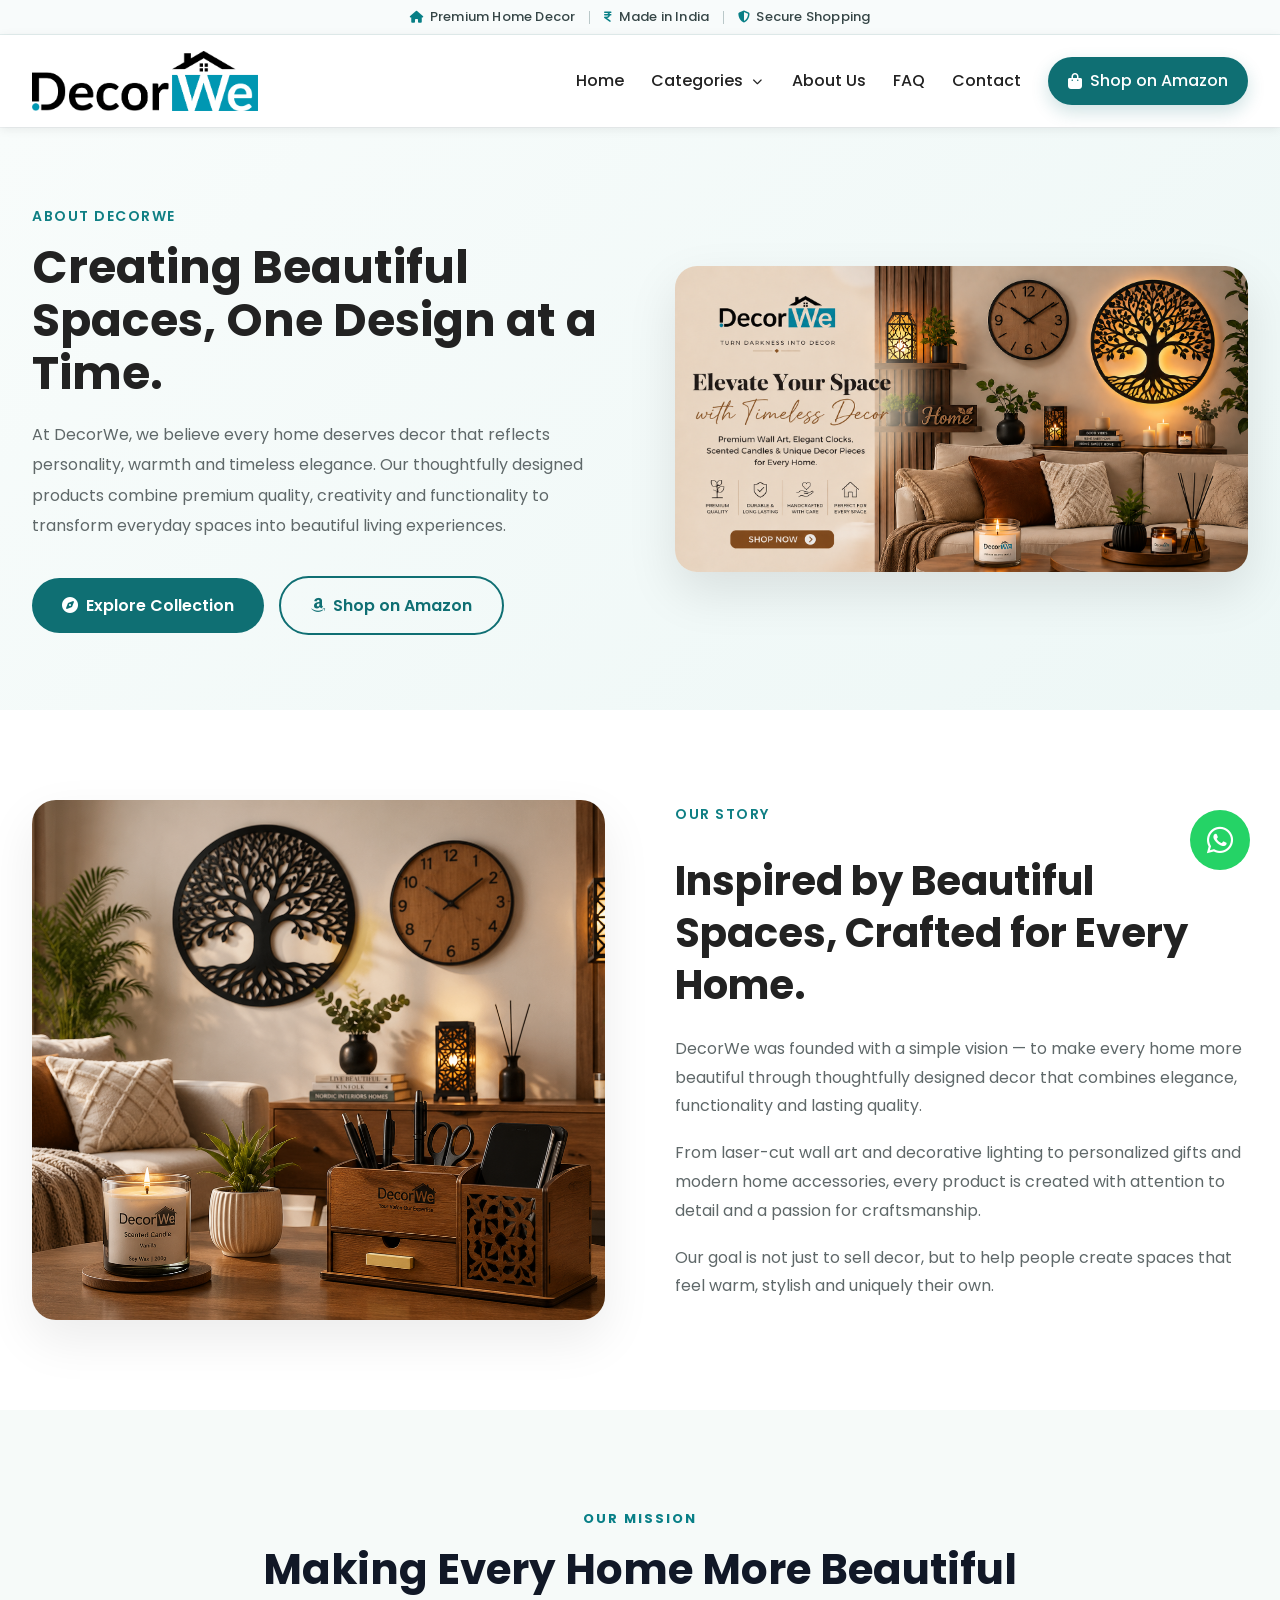
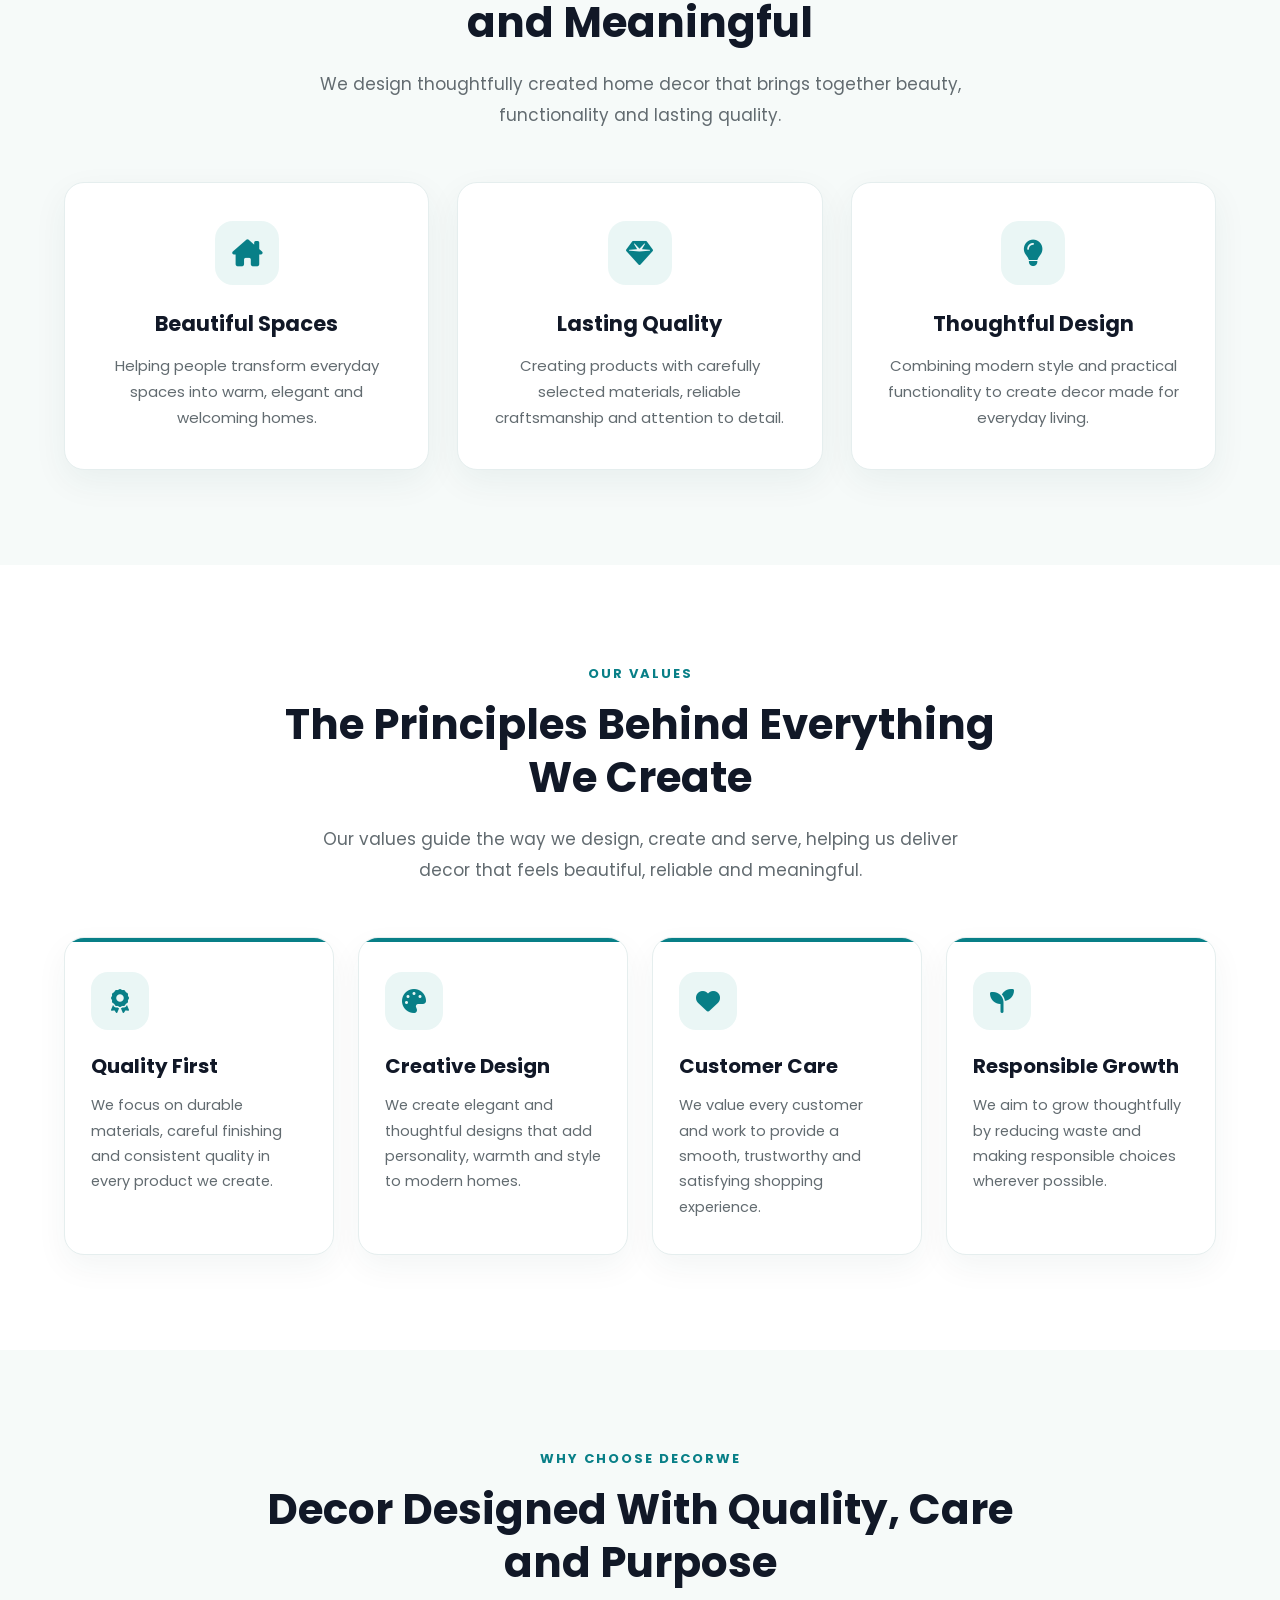
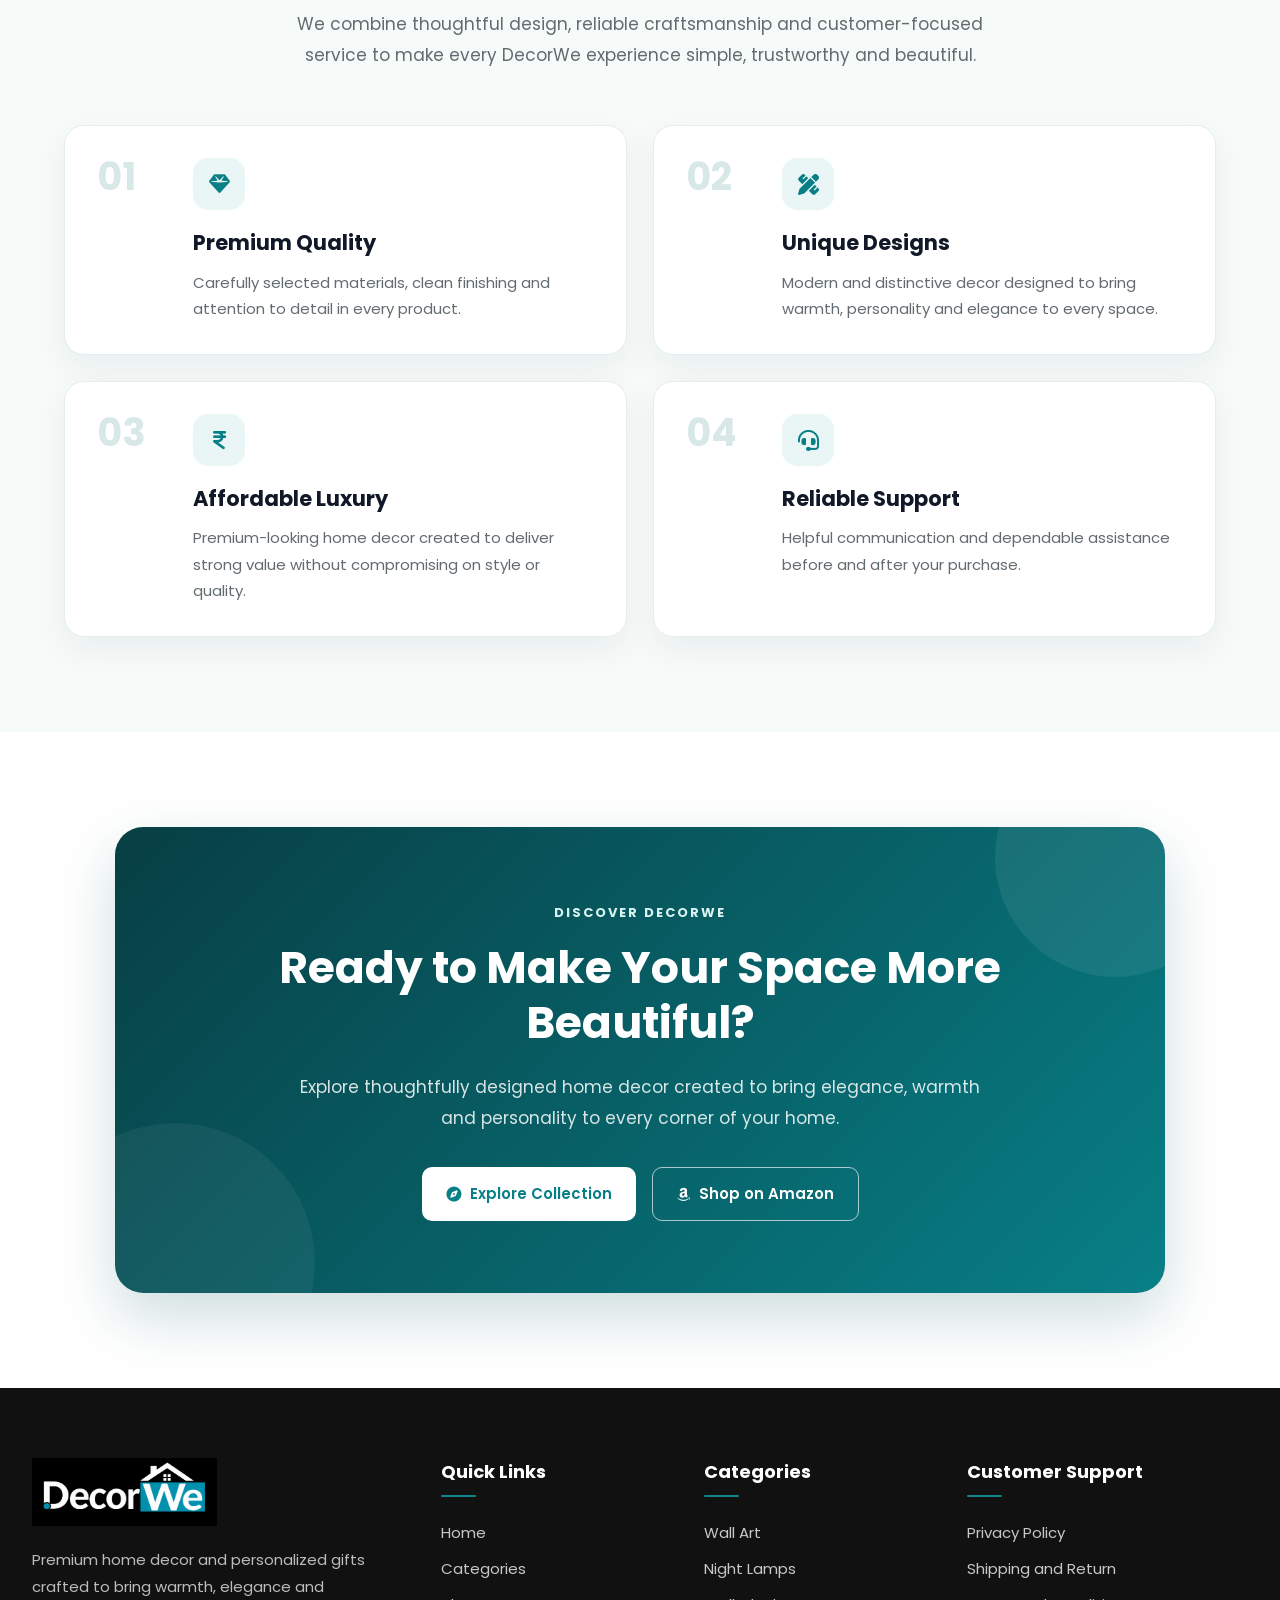
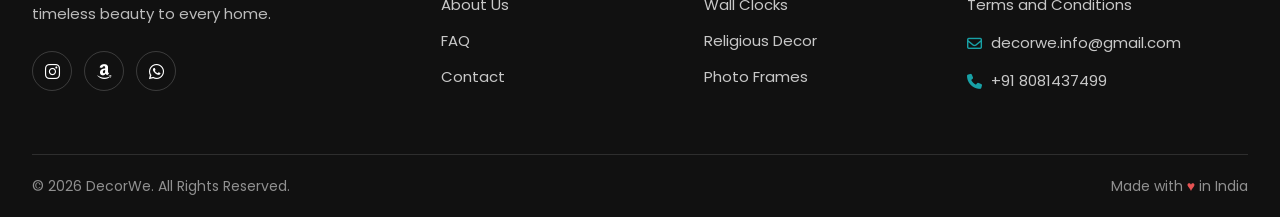
<file: about.html>
<!DOCTYPE html>
<html lang="en">
<head>
    <meta charset="UTF-8">

    <meta name="viewport" content="width=device-width, initial-scale=1.0">

   <title>About DecorWe | Premium Home Decor Brand</title>

   <meta name="description"
      content="Learn about DecorWe, our story, mission and commitment to creating premium home decor, personalized gifts and elegant lifestyle products for every home.">

    <meta name="robots" content="index, follow">

    <link rel="canonical" href="https://decorwe.in/about.html">

    <!-- Favicon -->
    <link rel="icon"
          type="image/png"
          href="https://decorwe.in/assets/images/logo/favicon.png">

    <!-- Open Graph / Facebook / WhatsApp -->
    <meta property="og:type" content="website">
    <meta property="og:site_name" content="DecorWe">
    <meta property="og:title" content="About DecorWe | Premium Home Decor Brand">

<meta property="og:description"
      content="Discover the story, mission and values behind DecorWe, a premium home decor brand dedicated to creating beautiful spaces with quality craftsmanship and timeless designs.">

<meta property="og:url" content="https://decorwe.in/about.html">
    <meta property="og:image"
          content="https://decorwe.in/assets/images/hero/hero-banner.png">
    <meta property="og:image:alt"
          content="DecorWe premium home decor products">
    <meta property="og:locale" content="en_IN">

    <!-- Twitter / X Card -->
    <meta name="twitter:card" content="summary_large_image">
   <meta name="twitter:title" content="About DecorWe | Premium Home Decor Brand">

<meta name="twitter:description"
      content="Discover the story, mission and values behind DecorWe, a premium home decor brand dedicated to creating beautiful spaces with quality craftsmanship and timeless designs.">
    <meta name="twitter:image"
          content="https://decorwe.in/assets/images/hero/hero-banner.png">
    <meta name="twitter:image:alt"
          content="DecorWe premium home decor products">

    <!-- Browser Theme Color -->
    <meta name="theme-color" content="#ffffff">

    <!-- Website Structured Data -->
    <script type="application/ld+json">
    {
      "@context": "https://schema.org",
      "@type": "WebSite",
      "name": "DecorWe",
      "alternateName": "DecorWe Premium Home Decor",
      "url": "https://decorwe.in/"
    }
    </script>

    <!-- Organization Structured Data -->
    <script type="application/ld+json">
    {
      "@context": "https://schema.org",
      "@type": "Organization",
      "name": "DecorWe",
      "url": "https://decorwe.in/",
      "description": "DecorWe offers premium wooden wall art, decorative lamps, wall clocks, scented candles, desktop organizers and personalized home decor products.",
      "email": "decorwe.info@gmail.com",
      "telephone": "+91-8081437499"
    }
    </script>

    <!-- Main CSS -->
    <link rel="stylesheet" href="assets/css/style.css">

    <!-- Google Fonts -->
    <link rel="preconnect" href="https://fonts.googleapis.com">
    <link rel="preconnect"
          href="https://fonts.gstatic.com"
          crossorigin>

    <link href="https://fonts.googleapis.com/css2?family=Poppins:wght@300;400;500;600;700;800&display=swap"
          rel="stylesheet">

    <!-- Font Awesome -->
    <link rel="stylesheet"
          href="https://cdnjs.cloudflare.com/ajax/libs/font-awesome/6.5.2/css/all.min.css">

    <!-- Google Analytics -->
    <script async
            src="https://www.googletagmanager.com/gtag/js?id=G-0QEK9D6JRX"></script>

    <script>
        window.dataLayer = window.dataLayer || [];

        function gtag() {
            dataLayer.push(arguments);
        }

        gtag('js', new Date());
        gtag('config', 'G-0QEK9D6JRX');
    </script>
</head>

<body>

  <div class="top-announcement">
    <div class="top-announcement-inner">
        <span>
            <i class="fa-solid fa-house"></i>
            Premium Home Decor
        </span>

        <span class="top-divider"></span>

        <span>
            <i class="fa-solid fa-indian-rupee-sign"></i>
            Made in India
        </span>

        <span class="top-divider"></span>

        <span>
            <i class="fa-solid fa-shield-halved"></i>
            Secure Shopping
        </span>
    </div>
</div>

<header>

    <div class="container nav">

        <div class="logo">
            <a href="index.html">
                <img src="assets/images/logo/logo.png" alt="DecorWe Logo">
            </a>
        </div>

        <button class="menu-toggle"
                id="menu-toggle"
                type="button"
                aria-label="Open navigation menu">
            <i class="fa-solid fa-bars"></i>
        </button>

        <nav id="main-nav">

            <a href="index.html#home">Home</a>

                <div class="nav-dropdown">

    <div class="dropdown-heading">

        <a href="categories.html"
           class="categories-page-link">
            Categories
        </a>

        <button class="dropdown-toggle"
                type="button"
                aria-label="Open categories menu"
                aria-expanded="false">

            <i class="fa-solid fa-chevron-down"></i>

        </button>

    </div>

    <div class="dropdown-menu">

                    <a href="categories.html">
                        <i class="fa-solid fa-image"></i>
                        Wall Art
                    </a>

                   <a href="categories.html">
                        <i class="fa-solid fa-lightbulb"></i>
                        Night Lamps
                    </a>

                   <a href="categories.html">
                        <i class="fa-regular fa-clock"></i>
                        Wall Clocks
                    </a>

                   <a href="categories.html">
                        <i class="fa-solid fa-om"></i>
                        Religious Decor
                    </a>

                   <a href="categories.html">
                        <i class="fa-regular fa-images"></i>
                        Photo Frames
                    </a>

                    <a href="categories.html">
                        <i class="fa-solid fa-boxes-stacked"></i>
                        Desktop Organizers
                    </a>

                  <a href="categories.html">
                        <i class="fa-solid fa-fire-flame-simple"></i>
                        Scented Candles
                    </a>

                   <a href="categories.html">
                        <i class="fa-solid fa-gift"></i>
                        Personalized Gifts
                    </a>

                   <a href="categories.html">
                        <i class="fa-solid fa-puzzle-piece"></i>
                        Kids Decor
                    </a>

                </div>

            </div>

            <a href="about.html">About Us</a>
            <a href="faq.html">FAQ</a>
            <a href="contact.html">Contact</a>

            <!-- Hero section me jo Amazon Store link laga hai,
                 wahi link neeche href me paste karein. -->

           <a href="https://www.amazon.in/stores/DECORWE/page/19DD94EA-7425-43B6-A55E-58A86785EBBE?lp_asin=B0DKQ6T5X3&ref_=cm_sw_r_cp_ud_ast_store_HPH9Y5K63T428S83PRY3&store_ref=bl_ast_dp_brandlogo_sto"
   class="header-shop-btn"
   target="_blank"
   rel="noopener noreferrer">

    <i class="fa-solid fa-bag-shopping"></i>
    Shop on Amazon

</a>

        </nav>

    </div>

</header>

<!-- About Hero Section -->
<section class="about-hero">

    <div class="container about-hero-content">

        <div class="about-hero-text">

            <span class="about-label">
                About DecorWe
            </span>

            <h1>
                Creating Beautiful Spaces,
                One Design at a Time.
            </h1>

            <p>
                At DecorWe, we believe every home deserves decor that reflects
                personality, warmth and timeless elegance. Our thoughtfully
                designed products combine premium quality, creativity and
                functionality to transform everyday spaces into beautiful
                living experiences.
            </p>

            <div class="about-hero-buttons">

                <a href="index.html#categories"
                   class="btn primary">
                    <i class="fa-solid fa-compass"></i>
                    Explore Collection
                </a>

                <a href="https://www.amazon.in/stores/DECORWE/page/19DD94EA-7425-43B6-A55E-58A86785EBBE?lp_asin=B0DKQ6T5X3&ref_=cm_sw_r_cp_ud_ast_store_HPH9Y5K63T428S83PRY3&store_ref=bl_ast_dp_brandlogo_sto"
                   class="btn secondary"
                   target="_blank"
                   rel="noopener noreferrer">

                    <i class="fa-brands fa-amazon"></i>
                    Shop on Amazon
                </a>

            </div>

        </div>

        <div class="about-hero-image">

            <img src="assets/images/hero/hero-banner.png"
                 alt="DecorWe premium home decor collection">

        </div>

    </div>

</section>

<!-- Our Story Section -->

<section class="story-section">

    <div class="container story-content">

        <div class="story-image">
            <img src="assets/images/about/our-story.png"
                 alt="DecorWe premium home decor and craftsmanship">
        </div>

        <div class="story-text">

            <span class="about-label">
                OUR STORY
            </span>

            <h2>
                Inspired by Beautiful Spaces,
                Crafted for Every Home.
            </h2>

            <p>
                DecorWe was founded with a simple vision — to make every home
                more beautiful through thoughtfully designed decor that combines
                elegance, functionality and lasting quality.
            </p>

            <p>
                From laser-cut wall art and decorative lighting to personalized
                gifts and modern home accessories, every product is created with
                attention to detail and a passion for craftsmanship.
            </p>

            <p>
                Our goal is not just to sell decor, but to help people create
                spaces that feel warm, stylish and uniquely their own.
            </p>

        </div>

    </div>

</section>

<!-- DecorWe Mission Section -->

<section class="dw-mission-section">

    <div class="container dw-mission-container">

        <div class="dw-mission-heading">

            <span class="dw-mission-label">
                OUR MISSION
            </span>

            <h2>
                Making Every Home More Beautiful and Meaningful
            </h2>

            <p>
                We design thoughtfully created home decor that brings together
                beauty, functionality and lasting quality.
            </p>

        </div>

        <div class="dw-mission-grid">

            <article class="dw-mission-card">

                <div class="dw-mission-icon">
                    <i class="fa-solid fa-house-chimney"></i>
                </div>

                <h3>Beautiful Spaces</h3>

                <p>
                    Helping people transform everyday spaces into warm,
                    elegant and welcoming homes.
                </p>

            </article>

            <article class="dw-mission-card">

                <div class="dw-mission-icon">
                    <i class="fa-solid fa-gem"></i>
                </div>

                <h3>Lasting Quality</h3>

                <p>
                    Creating products with carefully selected materials,
                    reliable craftsmanship and attention to detail.
                </p>

            </article>

            <article class="dw-mission-card">

                <div class="dw-mission-icon">
                    <i class="fa-solid fa-lightbulb"></i>
                </div>

                <h3>Thoughtful Design</h3>

                <p>
                    Combining modern style and practical functionality
                    to create decor made for everyday living.
                </p>

            </article>

        </div>

    </div>

</section>

<!-- DecorWe Values Section -->

<section class="dw-values-section">

    <div class="container dw-values-container">

        <div class="dw-values-heading">

            <span class="dw-values-label">
                OUR VALUES
            </span>

            <h2>
                The Principles Behind Everything We Create
            </h2>

            <p>
                Our values guide the way we design, create and serve,
                helping us deliver decor that feels beautiful, reliable
                and meaningful.
            </p>

        </div>

        <div class="dw-values-grid">

            <article class="dw-values-card">

                <div class="dw-values-icon">
                    <i class="fa-solid fa-award"></i>
                </div>

                <h3>Quality First</h3>

                <p>
                    We focus on durable materials, careful finishing and
                    consistent quality in every product we create.
                </p>

            </article>

            <article class="dw-values-card">

                <div class="dw-values-icon">
                    <i class="fa-solid fa-palette"></i>
                </div>

                <h3>Creative Design</h3>

                <p>
                    We create elegant and thoughtful designs that add
                    personality, warmth and style to modern homes.
                </p>

            </article>

            <article class="dw-values-card">

                <div class="dw-values-icon">
                    <i class="fa-solid fa-heart"></i>
                </div>

                <h3>Customer Care</h3>

                <p>
                    We value every customer and work to provide a smooth,
                    trustworthy and satisfying shopping experience.
                </p>

            </article>

            <article class="dw-values-card">

                <div class="dw-values-icon">
                    <i class="fa-solid fa-seedling"></i>
                </div>

                <h3>Responsible Growth</h3>

                <p>
                    We aim to grow thoughtfully by reducing waste and making
                    responsible choices wherever possible.
                </p>

            </article>

        </div>

    </div>

</section>

<!-- Why Choose DecorWe Section -->

<section class="dw-choose-section">

    <div class="container dw-choose-container">

        <div class="dw-choose-heading">

            <span class="dw-choose-label">
                WHY CHOOSE DECORWE
            </span>

            <h2>
                Decor Designed With Quality, Care and Purpose
            </h2>

            <p>
                We combine thoughtful design, reliable craftsmanship and
                customer-focused service to make every DecorWe experience
                simple, trustworthy and beautiful.
            </p>

        </div>

        <div class="dw-choose-grid">

            <article class="dw-choose-item">

                <div class="dw-choose-number">
                    01
                </div>

                <div class="dw-choose-content">

                    <div class="dw-choose-icon">
                        <i class="fa-solid fa-gem"></i>
                    </div>

                    <h3>Premium Quality</h3>

                    <p>
                        Carefully selected materials, clean finishing and
                        attention to detail in every product.
                    </p>

                </div>

            </article>

            <article class="dw-choose-item">

                <div class="dw-choose-number">
                    02
                </div>

                <div class="dw-choose-content">

                    <div class="dw-choose-icon">
                        <i class="fa-solid fa-pen-ruler"></i>
                    </div>

                    <h3>Unique Designs</h3>

                    <p>
                        Modern and distinctive decor designed to bring warmth,
                        personality and elegance to every space.
                    </p>

                </div>

            </article>

            <article class="dw-choose-item">

                <div class="dw-choose-number">
                    03
                </div>

                <div class="dw-choose-content">

                    <div class="dw-choose-icon">
                        <i class="fa-solid fa-indian-rupee-sign"></i>
                    </div>

                    <h3>Affordable Luxury</h3>

                    <p>
                        Premium-looking home decor created to deliver strong
                        value without compromising on style or quality.
                    </p>

                </div>

            </article>

            <article class="dw-choose-item">

                <div class="dw-choose-number">
                    04
                </div>

                <div class="dw-choose-content">

                    <div class="dw-choose-icon">
                        <i class="fa-solid fa-headset"></i>
                    </div>

                    <h3>Reliable Support</h3>

                    <p>
                        Helpful communication and dependable assistance before
                        and after your purchase.
                    </p>

                </div>

            </article>

        </div>

    </div>

</section>

<!-- DecorWe About CTA Section -->

<section class="dw-about-cta-section">

    <div class="container dw-about-cta-container">

        <div class="dw-about-cta-content">

            <span class="dw-about-cta-label">
                DISCOVER DECORWE
            </span>

            <h2>
                Ready to Make Your Space More Beautiful?
            </h2>

            <p>
                Explore thoughtfully designed home decor created to bring
                elegance, warmth and personality to every corner of your home.
            </p>

            <div class="dw-about-cta-buttons">

                <a href="index.html#categories"
                   class="dw-about-cta-primary">
                    <i class="fa-solid fa-compass"></i>
                    Explore Collection
                </a>

                <a href="https://www.amazon.in/stores/DECORWE/page/19DD94EA-7425-43B6-A55E-58A86785EBBE?lp_asin=B0DKQ6T5X3&ref_=cm_sw_r_cp_ud_ast_store_HPH9Y5K63T428S83PRY3&store_ref=bl_ast_dp_brandlogo_sto"
                   class="dw-about-cta-secondary"
                   target="_blank"
                   rel="noopener noreferrer">

                    <i class="fa-brands fa-amazon"></i>
                    Shop on Amazon
                </a>

            </div>

        </div>

    </div>

</section>
    
<footer class="site-footer">

    <div class="container footer-grid">

        <!-- Brand -->
        <div class="footer-brand">

            <a href="index.html">
                <img src="assets/images/logo/logo-white.png"
                     alt="DecorWe Logo"
                     class="footer-logo">
            </a>

            <p>
                Premium home decor and personalized gifts crafted to bring warmth, elegance and timeless beauty to every home.
            </p>

            <div class="footer-social-icons">

                <a href="https://www.instagram.com/decorwe_home/"
                   target="_blank"
                   rel="noopener noreferrer"
                   aria-label="DecorWe Instagram">
                    <i class="fa-brands fa-instagram"></i>
                </a>

                <a href="https://www.amazon.in/stores/DECORWE/page/19DD94EA-7425-43B6-A55E-58A86785EBBE?lp_asin=B0DKQ6T5X3&ref_=cm_sw_r_cp_ud_ast_store_HPH9Y5K63T428S83PRY3&store_ref=bl_ast_dp_brandlogo_sto"
                   target="_blank"
                   rel="noopener noreferrer"
                   aria-label="DecorWe Amazon Store">
                    <i class="fa-brands fa-amazon"></i>
                </a>

                <a href="https://wa.me/918081437499"
                   target="_blank"
                   rel="noopener noreferrer"
                   aria-label="Contact DecorWe on WhatsApp">
                    <i class="fa-brands fa-whatsapp"></i>
                </a>

            </div>

        </div>

        <!-- Quick Links -->
        <div class="footer-column">

            <h3>Quick Links</h3>

            <a href="index.html">Home</a>
            <a href="categories.html">Categories</a>
            <a href="about.html">About Us</a>
            <a href="faq.html">FAQ</a>
            <a href="contact.html">Contact</a>

        </div>

        <!-- Categories -->
        <div class="footer-column">

            <h3>Categories</h3>

            <a href="index.html#categories">Wall Art</a>
            <a href="index.html#categories">Night Lamps</a>
            <a href="index.html#categories">Wall Clocks</a>
            <a href="index.html#categories">Religious Decor</a>
            <a href="index.html#categories">Photo Frames</a>

        </div>

        <!-- Customer Support -->
        <div class="footer-column">

            <h3>Customer Support</h3>

            <a href="privacy-policy.html">Privacy Policy</a>
            <a href="shipping-return.html">Shipping and Return</a>
            <a href="terms.html">Terms and Conditions</a>

            <a href="mailto:decorwe.info@gmail.com"
               class="footer-contact-link">
                <i class="fa-regular fa-envelope"></i>
                decorwe.info@gmail.com
            </a>

            <a href="tel:+918081437499"
               class="footer-contact-link">
                <i class="fa-solid fa-phone"></i>
                +91 8081437499
            </a>

        </div>

    </div>

    <div class="container footer-bottom">

        <p>
            © 2026 DecorWe. All Rights Reserved.
        </p>

        <p>
            Made with <span class="footer-heart">♥</span> in India
        </p>

    </div>

</footer>

<a href="https://wa.me/918081437499"
   class="whatsapp"
   target="_blank">

   <i class="fa-brands fa-whatsapp"></i>

</a>

<script src="assets/js/script.js"></script>

</body>
</html>
</file>
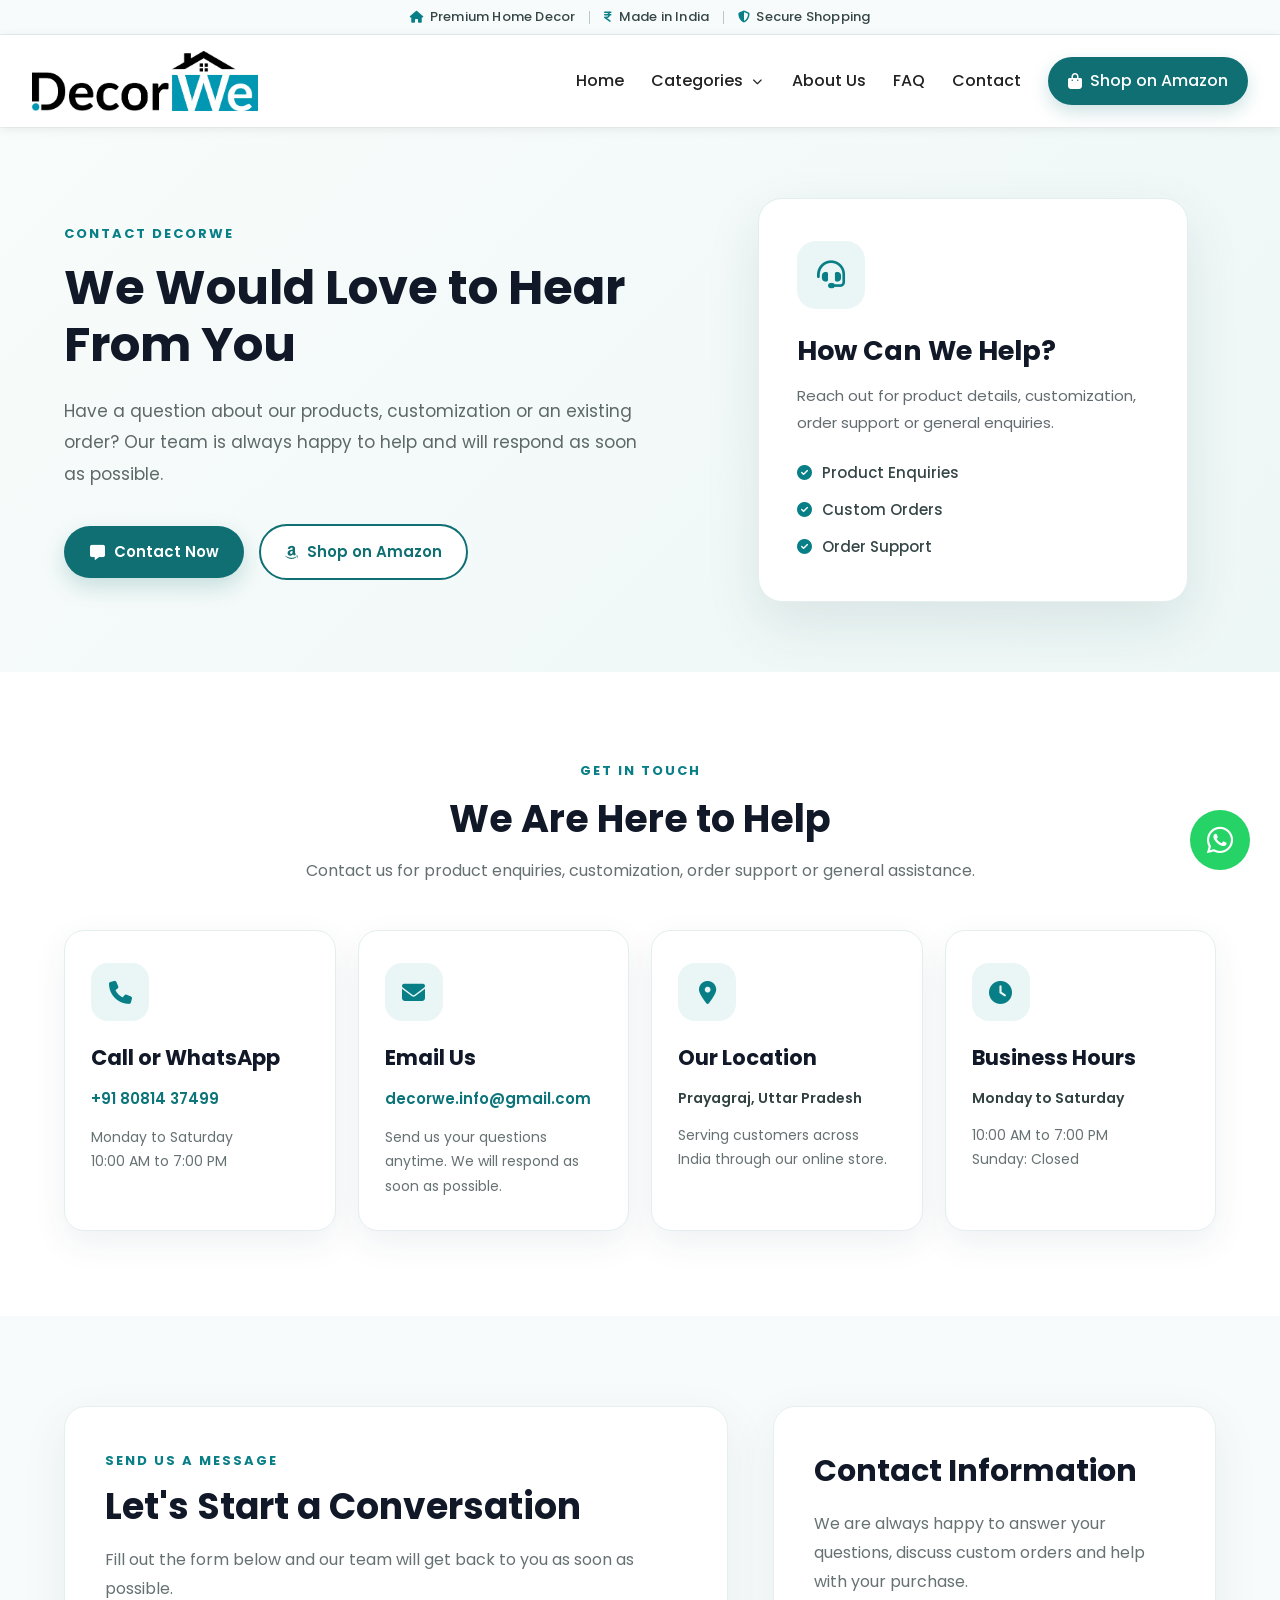
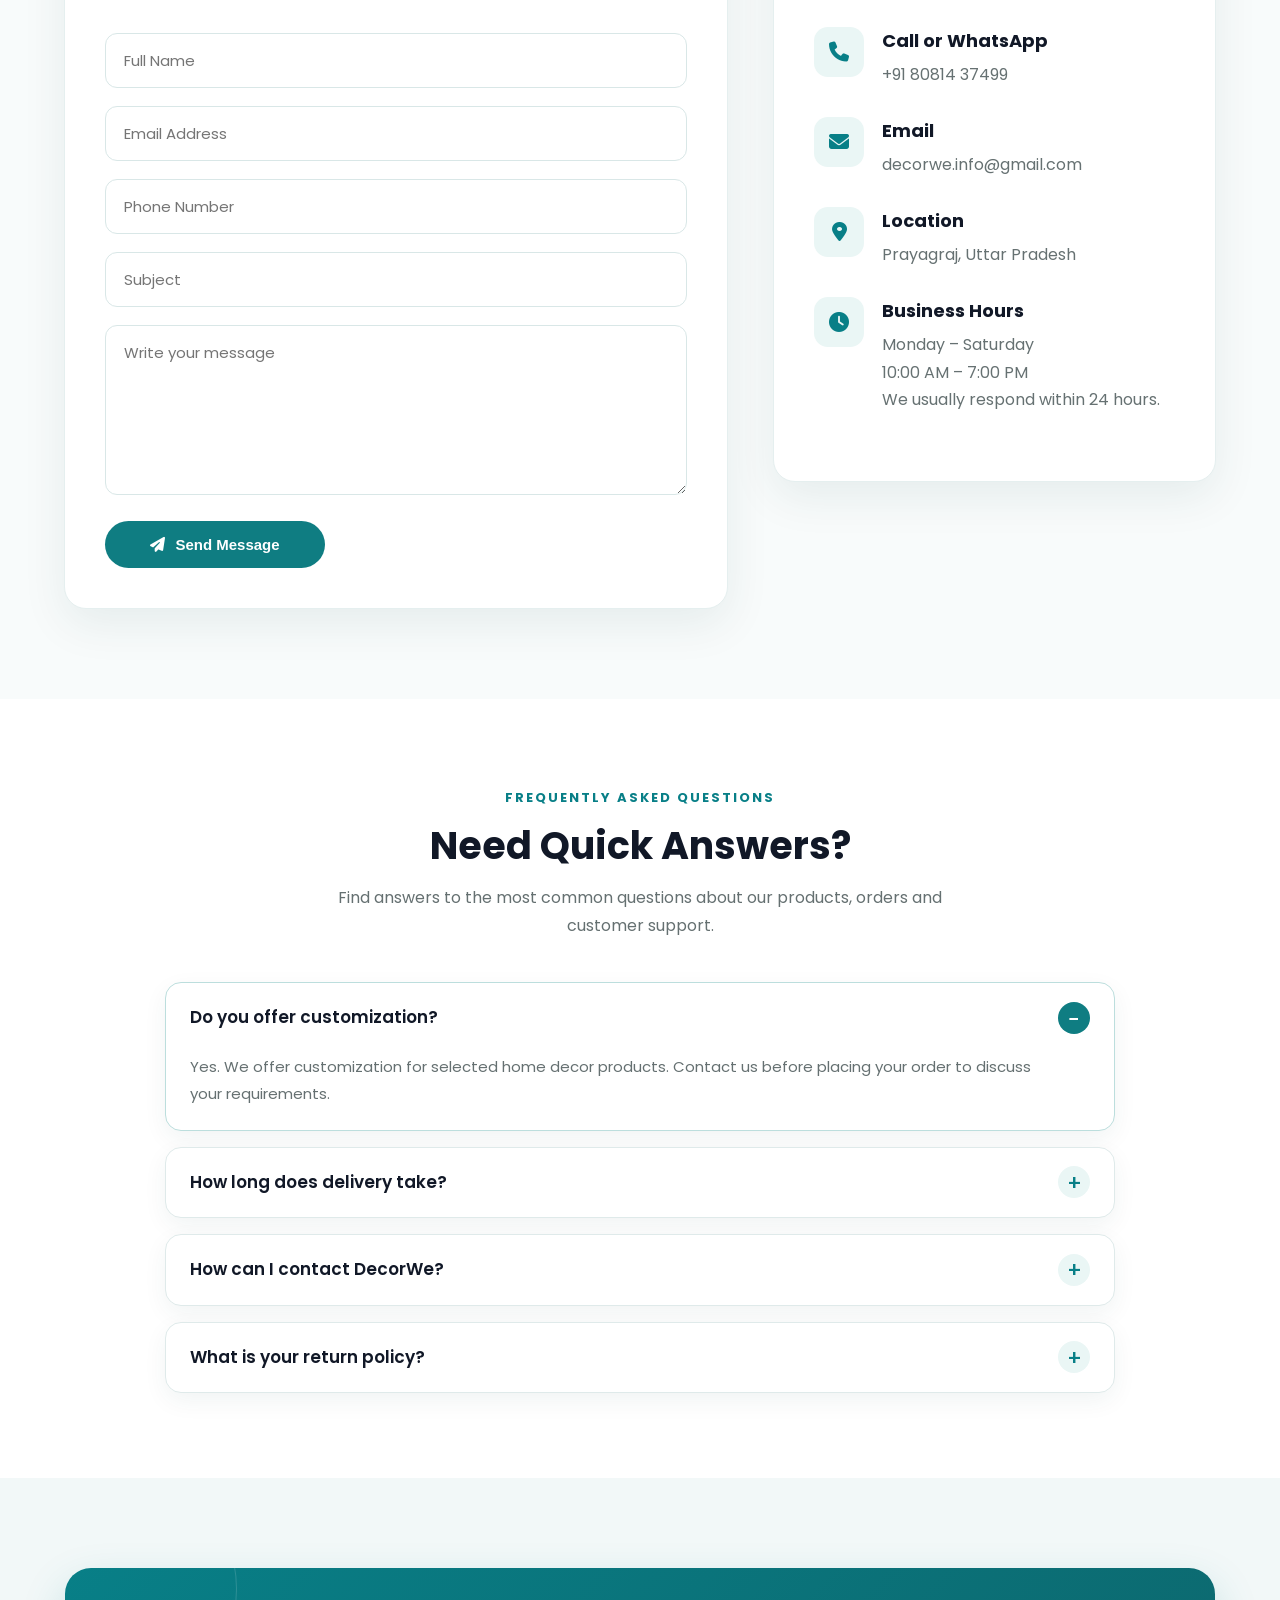
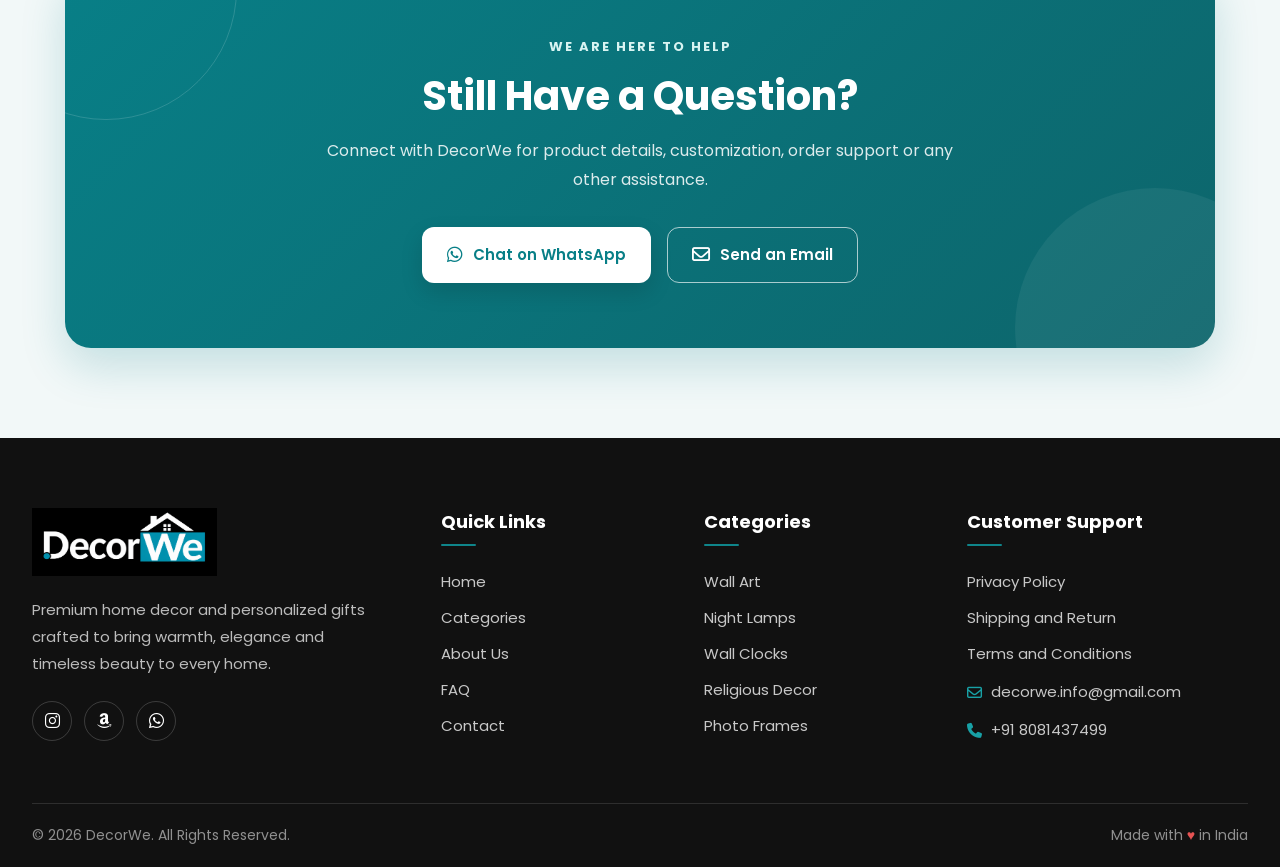
<file: contact.html>
<!DOCTYPE html>
<html lang="en">
<head>
    <meta charset="UTF-8">

    <meta name="viewport" content="width=device-width, initial-scale=1.0">

   <title>Contact DecorWe | Get in Touch</title>

   <meta name="description"
content="Contact DecorWe for product enquiries, customization, order support and general assistance. We are here to help customers across India.">
    <meta name="robots" content="index, follow">

   <link rel="canonical" href="https://decorwe.in/contact.html">

    <!-- Favicon -->
    <link rel="icon"
          type="image/png"
          href="https://decorwe.in/assets/images/logo/favicon.png">

    <!-- Open Graph / Facebook / WhatsApp -->
    <meta property="og:type" content="website">
    <meta property="og:title"
content="Contact DecorWe | Get in Touch">

<meta property="og:description"
content="Get in touch with DecorWe for home decor products, custom orders and customer support.">

<meta property="og:url"
content="https://decorwe.in/contact.html">
    <meta property="og:image"
          content="https://decorwe.in/assets/images/hero/hero-banner.png">
    <meta property="og:image:alt" content="DecorWe premium home decor products">
    <meta property="og:locale" content="en_IN">

    <!-- Twitter / X Card -->
    <meta name="twitter:card" content="summary_large_image">
   <meta name="twitter:title" content="Contact DecorWe | Get in Touch">

<meta name="twitter:description"
content="Contact DecorWe for product enquiries, custom orders and customer support across India.">
    <meta name="twitter:image"
          content="https://decorwe.in/assets/images/hero/hero-banner.png">
    <meta name="twitter:image:alt"
          content="DecorWe premium home decor products">

    <!-- Browser Theme Color -->
    <meta name="theme-color" content="#ffffff">

    <!-- Website Structured Data -->
    <script type="application/ld+json">
    {
      "@context": "https://schema.org",
      "@type": "WebSite",
      "name": "DecorWe",
      "alternateName": "DecorWe Premium Home Decor",
      "url": "https://decorwe.in/"
    }
    </script>

    <!-- Organization Structured Data -->
    <script type="application/ld+json">
    {
      "@context": "https://schema.org",
      "@type": "Organization",
      "name": "DecorWe",
      "url": "https://decorwe.in/",
      "description": "DecorWe offers premium wooden wall art, decorative lamps, wall clocks, scented candles, desktop organizers and personalized home decor products.",
      "email": "decorwe.info@gmail.com",
      "telephone": "+91-8081437499"
    }
    </script>

    <!-- Main CSS -->
  <link rel="stylesheet" href="assets/css/style.css?v=13">

    <!-- Google Fonts -->
    <link rel="preconnect" href="https://fonts.googleapis.com">
    <link rel="preconnect"
          href="https://fonts.gstatic.com"
          crossorigin>

    <link href="https://fonts.googleapis.com/css2?family=Poppins:wght@300;400;500;600;700;800&display=swap"
          rel="stylesheet">

    <!-- Font Awesome -->
    <link rel="stylesheet"
          href="https://cdnjs.cloudflare.com/ajax/libs/font-awesome/6.5.2/css/all.min.css">

    <!-- Google Analytics -->
    <script async
            src="https://www.googletagmanager.com/gtag/js?id=G-0QEK9D6JRX"></script>

    <script>
        window.dataLayer = window.dataLayer || [];

        function gtag() {
            dataLayer.push(arguments);
        }

        gtag('js', new Date());
        gtag('config', 'G-0QEK9D6JRX');
    </script>
</head>

<body>

  <div class="top-announcement">
    <div class="top-announcement-inner">
        <span>
            <i class="fa-solid fa-house"></i>
            Premium Home Decor
        </span>

        <span class="top-divider"></span>

        <span>
            <i class="fa-solid fa-indian-rupee-sign"></i>
            Made in India
        </span>

        <span class="top-divider"></span>

        <span>
            <i class="fa-solid fa-shield-halved"></i>
            Secure Shopping
        </span>
    </div>
</div>

<header>

    <div class="container nav">

        <div class="logo">
            <a href="index.html">
                <img src="assets/images/logo/logo.png" alt="DecorWe Logo">
            </a>
        </div>

        <button class="menu-toggle"
                id="menu-toggle"
                type="button"
                aria-label="Open navigation menu">
            <i class="fa-solid fa-bars"></i>
        </button>

        <nav id="main-nav">

            <a href="index.html#home">Home</a>

                <div class="nav-dropdown">

    <div class="dropdown-heading">

        <a href="categories.html"
           class="categories-page-link">
            Categories
        </a>

        <button class="dropdown-toggle"
                type="button"
                aria-label="Open categories menu"
                aria-expanded="false">

            <i class="fa-solid fa-chevron-down"></i>

        </button>

    </div>

    <div class="dropdown-menu">

                    <a href="categories.html">
                        <i class="fa-solid fa-image"></i>
                        Wall Art
                    </a>

                   <a href="categories.html">
                        <i class="fa-solid fa-lightbulb"></i>
                        Night Lamps
                    </a>

                   <a href="categories.html">
                        <i class="fa-regular fa-clock"></i>
                        Wall Clocks
                    </a>

                   <a href="categories.html">
                        <i class="fa-solid fa-om"></i>
                        Religious Decor
                    </a>

                   <a href="categories.html">
                        <i class="fa-regular fa-images"></i>
                        Photo Frames
                    </a>

                    <a href="categories.html">
                        <i class="fa-solid fa-boxes-stacked"></i>
                        Desktop Organizers
                    </a>

                  <a href="categories.html">
                        <i class="fa-solid fa-fire-flame-simple"></i>
                        Scented Candles
                    </a>

                   <a href="categories.html">
                        <i class="fa-solid fa-gift"></i>
                        Personalized Gifts
                    </a>

                   <a href="categories.html">
                        <i class="fa-solid fa-puzzle-piece"></i>
                        Kids Decor
                    </a>

                </div>

            </div>

            <a href="about.html">About Us</a>
            <a href="faq.html">FAQ</a>
            <a href="contact.html">Contact</a>

            <!-- Hero section me jo Amazon Store link laga hai,
                 wahi link neeche href me paste karein. -->

           <a href="https://www.amazon.in/stores/DECORWE/page/19DD94EA-7425-43B6-A55E-58A86785EBBE?lp_asin=B0DKQ6T5X3&ref_=cm_sw_r_cp_ud_ast_store_HPH9Y5K63T428S83PRY3&store_ref=bl_ast_dp_brandlogo_sto"
   class="header-shop-btn"
   target="_blank"
   rel="noopener noreferrer">

    <i class="fa-solid fa-bag-shopping"></i>
    Shop on Amazon

</a>

        </nav>

    </div>

</header>

<!-- DecorWe Contact Hero Section -->

<section class="dw-contact-hero-section">

    <div class="container dw-contact-hero-container">

        <div class="dw-contact-hero-content">

            <div class="dw-contact-hero-text">

                <span class="dw-contact-hero-label">
                    CONTACT DECORWE
                </span>

                <h1>
                    We Would Love to Hear From You
                </h1>

                <p>
                  Have a question about our products, customization or an existing order?
                  Our team is always happy to help and will respond as soon as possible.
                </p>

                <div class="dw-contact-hero-buttons">

                    <a href="#contact-details"
                       class="dw-contact-hero-primary">

                        <i class="fa-solid fa-message"></i>
                        Contact Now
                    </a>

                    <a href="https://www.amazon.in/stores/DECORWE/page/19DD94EA-7425-43B6-A55E-58A86785EBBE"
                       class="dw-contact-hero-secondary"
                       target="_blank"
                       rel="noopener noreferrer">

                        <i class="fa-brands fa-amazon"></i>
                        Shop on Amazon
                    </a>

                </div>

            </div>

            <div class="dw-contact-hero-visual">

                <div class="dw-contact-hero-card">

                    <div class="dw-contact-hero-icon">
                        <i class="fa-solid fa-headset"></i>
                    </div>

                    <h2>How Can We Help?</h2>

                    <p>
                        Reach out for product details, customization,
                        order support or general enquiries.
                    </p>

                    <div class="dw-contact-hero-mini-list">

                        <div>
                            <i class="fa-solid fa-circle-check"></i>
                            Product Enquiries
                        </div>

                        <div>
                            <i class="fa-solid fa-circle-check"></i>
                            Custom Orders
                        </div>

                        <div>
                            <i class="fa-solid fa-circle-check"></i>
                            Order Support
                        </div>

                    </div>

                </div>

            </div>

        </div>

    </div>

</section>

<!-- DecorWe Quick Contact Cards -->

<section class="dw-contact-cards-section" id="contact-details">

    <div class="dw-contact-cards-container">

        <div class="dw-contact-cards-heading">

            <span>GET IN TOUCH</span>

            <h2>We Are Here to Help</h2>

            <p>
                Contact us for product enquiries, customization,
                order support or general assistance.
            </p>

        </div>

        <div class="dw-contact-cards-grid">

            <!-- Call and WhatsApp -->

            <article class="dw-contact-info-card">

                <div class="dw-contact-info-icon">
                    <i class="fa-solid fa-phone"></i>
                </div>

                <h3>Call or WhatsApp</h3>

                <a href="tel:+918081437499">
                    +91 80814 37499
                </a>

                <p>
                    Monday to Saturday<br>
                    10:00 AM to 7:00 PM
                </p>

            </article>

            <!-- Email -->

            <article class="dw-contact-info-card">

                <div class="dw-contact-info-icon">
                    <i class="fa-solid fa-envelope"></i>
                </div>

                <h3>Email Us</h3>

                <a href="mailto:decorwe.info@gmail.com">
                    decorwe.info@gmail.com
                </a>

                <p>
                    Send us your questions anytime.
                    We will respond as soon as possible.
                </p>

            </article>

            <!-- Location -->

            <article class="dw-contact-info-card">

                <div class="dw-contact-info-icon">
                    <i class="fa-solid fa-location-dot"></i>
                </div>

                <h3>Our Location</h3>

                <p class="dw-contact-info-primary">
                    Prayagraj, Uttar Pradesh
                </p>

                <p>
                    Serving customers across India
                    through our online store.
                </p>

            </article>

            <!-- Business Hours -->

            <article class="dw-contact-info-card">

                <div class="dw-contact-info-icon">
                    <i class="fa-solid fa-clock"></i>
                </div>

                <h3>Business Hours</h3>

                <p class="dw-contact-info-primary">
                    Monday to Saturday
                </p>

                <p>
                    10:00 AM to 7:00 PM<br>
                    Sunday: Closed
                </p>

            </article>

        </div>

    </div>

</section>

<!-- =====================================
     DecorWe Contact Form
===================================== -->

<section class="dw-contact-form-section">

    <div class="dw-contact-form-container">

        <div class="dw-contact-form-grid">

            <!-- Left Side -->

            <div class="dw-contact-form-box">

                <span class="dw-contact-form-label">
                    SEND US A MESSAGE
                </span>

                <h2>
                    Let's Start a Conversation
                </h2>

                <p>
                    Fill out the form below and our team will get back to you
                    as soon as possible.
                </p>

                <form class="dw-contact-form">

                    <div class="dw-contact-input-group">

                        <input
                            type="text"
                            placeholder="Full Name"
                            required>

                    </div>

                    <div class="dw-contact-input-group">

                        <input
                            type="email"
                            placeholder="Email Address"
                            required>

                    </div>

                    <div class="dw-contact-input-group">

                        <input
                            type="tel"
                            placeholder="Phone Number">

                    </div>

                    <div class="dw-contact-input-group">

                        <input
                            type="text"
                            placeholder="Subject">

                    </div>

                    <div class="dw-contact-input-group">

                        <textarea
                            rows="6"
                            placeholder="Write your message"></textarea>

                    </div>

                    <button
                        type="submit"
                        class="dw-contact-submit-btn">

                        <i class="fa-solid fa-paper-plane"></i>

                        Send Message

                    </button>

                </form>

            </div>

            <!-- Right Side -->

            <div class="dw-contact-details-box">

                <h3>
                    Contact Information
                </h3>

                <p>
                    We are always happy to answer your questions,
                    discuss custom orders and help with your purchase.
                </p>

                <div class="dw-contact-detail-item">

                    <i class="fa-solid fa-phone"></i>

                    <div>

                        <h4>Call or WhatsApp</h4>

                        <a href="tel:+918081437499">
                            +91 80814 37499
                        </a>

                    </div>

                </div>

                <div class="dw-contact-detail-item">

                    <i class="fa-solid fa-envelope"></i>

                    <div>

                        <h4>Email</h4>

                        <a href="mailto:decorwe.info@gmail.com">
                            decorwe.info@gmail.com
                        </a>

                    </div>

                </div>

                <div class="dw-contact-detail-item">

                    <i class="fa-solid fa-location-dot"></i>

                    <div>

                        <h4>Location</h4>

                        <p>
                            Prayagraj, Uttar Pradesh
                        </p>

                    </div>

                </div>

                <div class="dw-contact-detail-item">

                    <i class="fa-solid fa-clock"></i>

                    <div>

                        <h4>Business Hours</h4>

                        <p>
                            Monday – Saturday<br>
                            10:00 AM – 7:00 PM<br>
                            We usually respond within 24 hours.
                        </p>

                    </div>

                </div>

            </div>

        </div>

    </div>

</section>

<!-- =====================================
     DecorWe Contact FAQ
===================================== -->

<section class="dw-contact-faq-section">

    <div class="dw-contact-faq-container">

        <div class="dw-contact-faq-heading">

            <span>FREQUENTLY ASKED QUESTIONS</span>

            <h2>Need Quick Answers?</h2>

            <p>
                Find answers to the most common questions about our products,
                orders and customer support.
            </p>

        </div>

        <div class="dw-contact-faq-list">

            <details class="dw-contact-faq-item" open>
                <summary>
                    Do you offer customization?
                </summary>

                <p>
                    Yes. We offer customization for selected home decor
                    products. Contact us before placing your order to discuss
                    your requirements.
                </p>
            </details>

            <details class="dw-contact-faq-item">
                <summary>
                    How long does delivery take?
                </summary>

                <p>
                    Most orders are delivered within 3–7 business days,
                    depending on your location and product availability.
                </p>
            </details>

            <details class="dw-contact-faq-item">
                <summary>
                    How can I contact DecorWe?
                </summary>

                <p>
                    You can contact us through Phone, WhatsApp or Email.
                    We usually respond within 24 hours.
                </p>
            </details>

            <details class="dw-contact-faq-item">
                <summary>
                    What is your return policy?
                </summary>

                <p>
                    Eligible products can be returned according to our
                    Return and Refund Policy. Customized products may not be
                    eligible for return.
                </p>
            </details>

        </div>

    </div>

</section>

<!-- =====================================
     DecorWe Contact Final CTA
===================================== -->

<section class="dw-contact-final-cta">

    <div class="dw-contact-final-cta-container">

        <div class="dw-contact-final-cta-content">

            <span>WE ARE HERE TO HELP</span>

            <h2>Still Have a Question?</h2>

            <p>
                Connect with DecorWe for product details, customization,
                order support or any other assistance.
            </p>

            <div class="dw-contact-final-cta-buttons">

                <a href="https://wa.me/918081437499"
                   class="dw-contact-final-cta-btn dw-contact-final-cta-whatsapp"
                   target="_blank"
                   rel="noopener">

                    <i class="fa-brands fa-whatsapp"></i>
                    Chat on WhatsApp

                </a>

                <a href="mailto:decorwe.info@gmail.com"
                   class="dw-contact-final-cta-btn dw-contact-final-cta-email">

                    <i class="fa-regular fa-envelope"></i>
                    Send an Email

                </a>

            </div>

        </div>

    </div>

</section>
    
<footer class="site-footer">

    <div class="container footer-grid">

        <!-- Brand -->
        <div class="footer-brand">

            <a href="index.html">
                <img src="assets/images/logo/logo-white.png"
                     alt="DecorWe Logo"
                     class="footer-logo">
            </a>

            <p>
                Premium home decor and personalized gifts crafted to bring warmth, elegance and timeless beauty to every home.
            </p>

            <div class="footer-social-icons">

                <a href="https://www.instagram.com/decorwe_home/"
                   target="_blank"
                   rel="noopener noreferrer"
                   aria-label="DecorWe Instagram">
                    <i class="fa-brands fa-instagram"></i>
                </a>

                <a href="https://www.amazon.in/stores/DECORWE/page/19DD94EA-7425-43B6-A55E-58A86785EBBE?lp_asin=B0DKQ6T5X3&ref_=cm_sw_r_cp_ud_ast_store_HPH9Y5K63T428S83PRY3&store_ref=bl_ast_dp_brandlogo_sto"
                   target="_blank"
                   rel="noopener noreferrer"
                   aria-label="DecorWe Amazon Store">
                    <i class="fa-brands fa-amazon"></i>
                </a>

                <a href="https://wa.me/918081437499"
                   target="_blank"
                   rel="noopener noreferrer"
                   aria-label="Contact DecorWe on WhatsApp">
                    <i class="fa-brands fa-whatsapp"></i>
                </a>

            </div>

        </div>

        <!-- Quick Links -->
        <div class="footer-column">

            <h3>Quick Links</h3>

            <a href="index.html">Home</a>
            <a href="categories.html">Categories</a>
            <a href="about.html">About Us</a>
            <a href="faq.html">FAQ</a>
            <a href="contact.html">Contact</a>

        </div>

        <!-- Categories -->
        <div class="footer-column">

            <h3>Categories</h3>

            <a href="index.html#categories">Wall Art</a>
            <a href="index.html#categories">Night Lamps</a>
            <a href="index.html#categories">Wall Clocks</a>
            <a href="index.html#categories">Religious Decor</a>
            <a href="index.html#categories">Photo Frames</a>

        </div>

        <!-- Customer Support -->
        <div class="footer-column">

            <h3>Customer Support</h3>

            <a href="privacy-policy.html">Privacy Policy</a>
            <a href="shipping-return.html">Shipping and Return</a>
            <a href="terms.html">Terms and Conditions</a>

            <a href="mailto:decorwe.info@gmail.com"
               class="footer-contact-link">
                <i class="fa-regular fa-envelope"></i>
                decorwe.info@gmail.com
            </a>

            <a href="tel:+918081437499"
               class="footer-contact-link">
                <i class="fa-solid fa-phone"></i>
                +91 8081437499
            </a>

        </div>

    </div>

    <div class="container footer-bottom">

        <p>
            © 2026 DecorWe. All Rights Reserved.
        </p>

        <p>
            Made with <span class="footer-heart">♥</span> in India
        </p>

    </div>

</footer>

<a href="https://wa.me/918081437499"
   class="whatsapp"
   target="_blank">

   <i class="fa-brands fa-whatsapp"></i>

</a>

<script src="assets/js/script.js"></script>

</body>
</html>
</file>
<file: assets/css/style.css>
*{
    margin:0;
    padding:0;
    box-sizing:border-box;
}

html{
    scroll-behavior:smooth;
}

body{
    font-family:'Poppins',sans-serif;
    background:#ffffff;
    color:#222;
    line-height:1.6;
}

.container{
    width:95%;
    max-width:1400px;
    margin:auto;
}

/* =========================
   Top Announcement Bar
========================= */

.top-announcement{
    width:100%;
    background:#f8fbfb;
    border-bottom:1px solid #e3eeee;
}

.top-announcement-inner{
    min-height:34px;
    padding:6px 20px;
    display:flex;
    align-items:center;
    justify-content:center;
    gap:14px;
    color:#364647;
    font-size:13px;
    font-weight:500;
    letter-spacing:.2px;
    line-height:1.2;
}

.top-announcement-inner span{
    display:inline-flex;
    align-items:center;
    gap:6px;
    white-space:nowrap;
}

.top-announcement-inner i{
    color:#087f86;
    font-size:12px;
}

.top-divider{
    width:1px;
    height:13px;
    background:#bac8c9;
    display:block;
}

/* =====================================
   HEADER
===================================== */

header{
    width:100%;
    position:sticky;
    top:0;
    background:#ffffff;
    z-index:999;
    box-shadow:0 2px 10px rgba(0,0,0,.08);
}

.nav{
    position:relative;
    display:flex;
    justify-content:space-between;
    align-items:center;
    gap:30px;
    padding:16px 0;
}

.logo{
    flex-shrink:0;
}

.logo a{
    display:block;
}

.logo img{
    display:block;
    width:auto;
    height:60px;
}

nav{
    display:flex;
    align-items:center;
    justify-content:flex-end;
    gap:27px;
}

nav > a{
    position:relative;
    color:#222222;
    font-family:inherit;
    font-size:16px;
    font-weight:500;
    text-decoration:none;
    transition:color .3s ease;
}

nav > a:not(.header-shop-btn)::after{
    content:"";
    position:absolute;
    left:0;
    bottom:-7px;
    width:0;
    height:2px;
    background:#0f6f73;
    transition:width .3s ease;
}

nav > a:not(.header-shop-btn):hover{
    color:#0f6f73;
}

nav > a:not(.header-shop-btn):hover::after{
    width:100%;
}

/* =====================================
   CATEGORIES NAVIGATION
===================================== */

.nav-dropdown{
    position:relative;
}

.dropdown-heading{
    display:flex;
    align-items:center;
    justify-content:center;
    gap:6px;
}

.categories-page-link{
    position:relative;
    color:#222222;
    font-family:inherit;
    font-size:16px;
    font-weight:500;
    line-height:1;
    text-decoration:none;
    transition:color .3s ease;
}

.categories-page-link:visited{
    color:#222222;
}

.categories-page-link::after{
    content:"";
    position:absolute;
    left:0;
    bottom:-7px;
    width:0;
    height:2px;
    background:#0f6f73;
    transition:width .3s ease;
}

.categories-page-link:hover{
    color:#0f6f73;
}

.categories-page-link:hover::after{
    width:100%;
}

.dropdown-toggle{
    display:flex;
    align-items:center;
    justify-content:center;
    padding:3px;
    margin:0;
    color:#222222;
    background:transparent;
    border:0;
    font-family:inherit;
    line-height:1;
    cursor:pointer;
}

.dropdown-toggle i{
    display:block;
    font-size:10px;
    transition:transform .3s ease;
}

.nav-dropdown.active .dropdown-toggle i{
    transform:rotate(180deg);
}

/* =====================================
   CATEGORIES DROPDOWN
===================================== */

.dropdown-menu{
    position:absolute;
    top:calc(100% + 22px);
    left:50%;
    width:265px;
    padding:12px;
    background:#ffffff;
    border:1px solid #edf0f0;
    border-radius:14px;
    box-shadow:0 18px 45px rgba(0,0,0,.14);
    opacity:0;
    visibility:hidden;
    transform:translate(-50%,10px);
    transition:
        opacity .25s ease,
        visibility .25s ease,
        transform .25s ease;
}

.dropdown-menu::before{
    content:"";
    position:absolute;
    top:-7px;
    left:50%;
    width:14px;
    height:14px;
    background:#ffffff;
    border-top:1px solid #edf0f0;
    border-left:1px solid #edf0f0;
    transform:translateX(-50%) rotate(45deg);
}

.nav-dropdown.active .dropdown-menu{
    opacity:1;
    visibility:visible;
    transform:translate(-50%,0);
}

.dropdown-menu a{
    position:relative;
    z-index:1;
    display:flex;
    align-items:center;
    gap:12px;
    padding:11px 13px;
    border-radius:9px;
    color:#333333;
    font-size:14px;
    font-weight:500;
    text-decoration:none;
    transition:
        color .25s ease,
        background .25s ease,
        padding-left .25s ease;
}

.dropdown-menu a i{
    width:20px;
    color:#0f6f73;
    text-align:center;
}

.dropdown-menu a:hover{
    padding-left:17px;
    color:#0f6f73;
    background:#eef8f7;
}
/* Header Shop Button */

nav .header-shop-btn{
    display:flex;
    align-items:center;
    justify-content:center;
    gap:8px;
    padding:11px 20px;
    border-radius:30px;
    background:#0f6f73;
    color:#ffffff;
    white-space:nowrap;
    box-shadow:0 7px 18px rgba(15,111,115,.20);
}

nav .header-shop-btn:hover{
    background:#09575a;
    color:#ffffff;
    transform:translateY(-2px);
}

/* Mobile Menu Button */

.menu-toggle{
    display:none;
    border:0;
    background:none;
    font-size:27px;
    cursor:pointer;
    color:#222;
}

/* Hero */

.hero{
    padding:50px 0 70px;
    background:linear-gradient(135deg,#f8fcfb 0%,#edf7f6 100%);
    border-top:1px solid #eef2f3;
}

.hero-content{
    display:flex;
    align-items:center;
    justify-content:space-between;
    gap:60px;
}

.hero-text{
    flex:1;
}

.hero-text h1{
    font-size:52px;
    line-height:1.2;
    margin-bottom:20px;
}

.hero-text p{
    font-size:18px;
    color:#666;
    margin-bottom:35px;
}

.hero-buttons{
    display:flex;
    gap:15px;
}

.btn{
    display:inline-flex;
    align-items:center;
    justify-content:center;
    gap:8px;
    padding:15px 30px;
    border-radius:40px;
    text-decoration:none;
    font-weight:600;
    transition:.3s;
}

.primary{
    background:#0f6f73;
    color:#fff;
}

.primary:hover{
    background:#09575a;
}

.secondary{
    border:2px solid #0f6f73;
    color:#0f6f73;
}

.secondary:hover{
    background:#0f6f73;
    color:#fff;
}

.hero-image{
    flex:1.2;
    min-width:0;
}

.hero-image img{
    width:100%;
    height:auto;
    display:block;
    border-radius:20px;
}

/* =========================
   About Hero
========================= */

.about-hero{
    padding:75px 0;
    background:linear-gradient(135deg,#f8fcfb 0%,#edf7f6 100%);
    border-top:1px solid #eef2f3;
}

.about-hero-content{
    display:flex;
    align-items:center;
    justify-content:space-between;
    gap:70px;
}

.about-hero-text{
    flex:1;
}

.about-label{
    display:inline-block;
    margin-bottom:14px;
    color:#0f7f84;
    font-size:14px;
    font-weight:600;
    letter-spacing:1.5px;
    text-transform:uppercase;
}

.about-hero-text h1{
    max-width:620px;
    margin-bottom:20px;
    font-size:46px;
    line-height:1.15;
    font-weight:700;
}

.about-hero-text p{
    max-width:600px;
    margin-bottom:34px;
    color:#5f6869;
    font-size:16px;
    line-height:1.9;
}

.about-hero-buttons{
    display:flex;
    align-items:center;
    gap:15px;
    flex-wrap:wrap;
}

.about-hero-image{
    flex:1;
    min-width:0;
}

.about-hero-image img{
    width:100%;
    height:auto;
    display:block;
    border-radius:22px;
    box-shadow:0 20px 50px rgba(0,0,0,.10);
}

/* Our Story Section */

.story-section{
    padding:90px 0;
}

.story-content{
    display:grid;
    grid-template-columns:minmax(0,1fr) minmax(0,1fr);
    gap:70px;
    align-items:center;
}

.story-image{
    width:100%;
    height:520px;
    overflow:hidden;
    border-radius:24px;
    box-shadow:0 20px 50px rgba(0,0,0,.08);
}

.story-image img{
    width:100%;
    height:100%;
    display:block;
    object-fit:cover;
}

.story-text h2{
    margin:15px 0 24px;
    font-size:40px;
    line-height:1.3;
}

.story-text p{
    margin-bottom:18px;
    color:#5f6869;
    font-size:16px;
    line-height:1.8;
}

/* DecorWe Mission Section */

.dw-mission-section{
    padding:95px 0;
    background:#f6faf9;
}

.dw-mission-container{
    width:90%;
    max-width:1200px;
    margin:0 auto;
}

.dw-mission-heading{
    max-width:760px;
    margin:0 auto 52px;
    text-align:center;
}

.dw-mission-label{
    display:inline-block;
    margin-bottom:14px;
    color:#087f87;
    font-size:13px;
    font-weight:700;
    letter-spacing:2px;
}

.dw-mission-heading h2{
    margin:0 0 20px;
    color:#111827;
    font-size:42px;
    line-height:1.25;
}

.dw-mission-heading p{
    max-width:680px;
    margin:0 auto;
    color:#626b70;
    font-size:17px;
    line-height:1.8;
}

.dw-mission-grid{
    display:grid;
    grid-template-columns:repeat(3,minmax(0,1fr));
    gap:28px;
}

.dw-mission-card{
    padding:38px 30px;
    background:#ffffff;
    border:1px solid #e5eeee;
    border-radius:20px;
    text-align:center;
    box-shadow:0 12px 35px rgba(16,60,64,.06);
    transition:transform .3s ease, box-shadow .3s ease;
}

.dw-mission-card:hover{
    transform:translateY(-7px);
    box-shadow:0 20px 45px rgba(16,60,64,.11);
}

.dw-mission-icon{
    display:flex;
    align-items:center;
    justify-content:center;
    width:64px;
    height:64px;
    margin:0 auto 24px;
    border-radius:18px;
    background:#eaf6f5;
    color:#087f87;
    font-size:27px;
}

.dw-mission-card h3{
    margin:0 0 14px;
    color:#111827;
    font-size:21px;
    line-height:1.4;
}

.dw-mission-card p{
    margin:0;
    color:#626b70;
    font-size:15px;
    line-height:1.75;
}

/* DecorWe Values Section */

.dw-values-section{
    padding:95px 0;
    background:#ffffff;
}

.dw-values-container{
    width:90%;
    max-width:1200px;
    margin:0 auto;
}

.dw-values-heading{
    max-width:760px;
    margin:0 auto 52px;
    text-align:center;
}

.dw-values-label{
    display:inline-block;
    margin-bottom:14px;
    color:#087f87;
    font-size:13px;
    font-weight:700;
    letter-spacing:2px;
}

.dw-values-heading h2{
    margin:0 0 20px;
    color:#111827;
    font-size:42px;
    line-height:1.25;
}

.dw-values-heading p{
    max-width:690px;
    margin:0 auto;
    color:#626b70;
    font-size:17px;
    line-height:1.8;
}

.dw-values-grid{
    display:grid;
    grid-template-columns:repeat(4,minmax(0,1fr));
    gap:24px;
}

.dw-values-card{
    position:relative;
    padding:34px 26px;
    overflow:hidden;
    background:#ffffff;
    border:1px solid #e5eeee;
    border-radius:20px;
    text-align:left;
    box-shadow:0 12px 32px rgba(16,60,64,.05);
    transition:transform .3s ease, box-shadow .3s ease, border-color .3s ease;
}

.dw-values-card::before{
    content:"";
    position:absolute;
    top:0;
    left:0;
    width:100%;
    height:4px;
    background:#087f87;
}

.dw-values-card:hover{
    transform:translateY(-7px);
    border-color:#cde5e4;
    box-shadow:0 20px 45px rgba(16,60,64,.10);
}

.dw-values-icon{
    display:flex;
    align-items:center;
    justify-content:center;
    width:58px;
    height:58px;
    margin-bottom:22px;
    border-radius:17px;
    background:#eaf6f5;
    color:#087f87;
    font-size:24px;
}

.dw-values-card h3{
    margin:0 0 13px;
    color:#111827;
    font-size:20px;
    line-height:1.4;
}

.dw-values-card p{
    margin:0;
    color:#626b70;
    font-size:14.5px;
    line-height:1.75;
}

/* Why Choose DecorWe Section */

.dw-choose-section{
    padding:95px 0;
    background:#f6faf9;
}

.dw-choose-container{
    width:90%;
    max-width:1200px;
    margin:0 auto;
}

.dw-choose-heading{
    max-width:780px;
    margin:0 auto 55px;
    text-align:center;
}

.dw-choose-label{
    display:inline-block;
    margin-bottom:14px;
    color:#087f87;
    font-size:13px;
    font-weight:700;
    letter-spacing:2px;
}

.dw-choose-heading h2{
    margin:0 0 20px;
    color:#111827;
    font-size:42px;
    line-height:1.25;
}

.dw-choose-heading p{
    max-width:700px;
    margin:0 auto;
    color:#626b70;
    font-size:17px;
    line-height:1.8;
}

.dw-choose-grid{
    display:grid;
    grid-template-columns:repeat(2,minmax(0,1fr));
    gap:26px;
}

.dw-choose-item{
    position:relative;
    display:grid;
    grid-template-columns:72px minmax(0,1fr);
    gap:24px;
    padding:32px;
    overflow:hidden;
    background:#ffffff;
    border:1px solid #e4eeee;
    border-radius:20px;
    box-shadow:0 12px 34px rgba(16,60,64,.06);
    transition:transform .3s ease, box-shadow .3s ease;
}

.dw-choose-item:hover{
    transform:translateY(-6px);
    box-shadow:0 20px 45px rgba(16,60,64,.11);
}

.dw-choose-number{
    color:#d7e8e7;
    font-size:38px;
    font-weight:700;
    line-height:1;
}

.dw-choose-icon{
    display:flex;
    align-items:center;
    justify-content:center;
    width:52px;
    height:52px;
    margin-bottom:18px;
    border-radius:15px;
    background:#eaf6f5;
    color:#087f87;
    font-size:21px;
}

.dw-choose-content h3{
    margin:0 0 12px;
    color:#111827;
    font-size:21px;
    line-height:1.4;
}

.dw-choose-content p{
    margin:0;
    color:#626b70;
    font-size:15px;
    line-height:1.75;
}

/* DecorWe About CTA Section */

.dw-about-cta-section{
    padding:95px 0;
    background:#ffffff;
}

.dw-about-cta-container{
    width:90%;
    max-width:1200px;
    margin:0 auto;
}

.dw-about-cta-content{
    position:relative;
    max-width:1050px;
    margin:0 auto;
    padding:72px 60px;
    overflow:hidden;
    border-radius:28px;
    background:linear-gradient(135deg,#073f44 0%,#087f87 100%);
    text-align:center;
    box-shadow:0 24px 60px rgba(8,85,91,.20);
}

.dw-about-cta-content::before{
    content:"";
    position:absolute;
    top:-90px;
    right:-70px;
    width:240px;
    height:240px;
    border-radius:50%;
    background:rgba(255,255,255,.07);
}

.dw-about-cta-content::after{
    content:"";
    position:absolute;
    bottom:-110px;
    left:-80px;
    width:280px;
    height:280px;
    border-radius:50%;
    background:rgba(255,255,255,.05);
}

.dw-about-cta-label,
.dw-about-cta-content h2,
.dw-about-cta-content p,
.dw-about-cta-buttons{
    position:relative;
    z-index:1;
}

.dw-about-cta-label{
    display:inline-block;
    margin-bottom:16px;
    color:#d8f4f1;
    font-size:13px;
    font-weight:700;
    letter-spacing:2px;
}

.dw-about-cta-content h2{
    max-width:760px;
    margin:0 auto 22px;
    color:#ffffff;
    font-size:44px;
    line-height:1.25;
}

.dw-about-cta-content p{
    max-width:700px;
    margin:0 auto 34px;
    color:rgba(255,255,255,.84);
    font-size:17px;
    line-height:1.8;
}

.dw-about-cta-buttons{
    display:flex;
    justify-content:center;
    gap:16px;
    flex-wrap:wrap;
}

.dw-about-cta-primary,
.dw-about-cta-secondary{
    display:inline-flex;
    align-items:center;
    justify-content:center;
    gap:9px;
    min-width:190px;
    padding:14px 24px;
    border-radius:10px;
    font-size:15px;
    font-weight:600;
    text-decoration:none;
    transition:transform .3s ease, background .3s ease, color .3s ease;
}

.dw-about-cta-primary{
    background:#ffffff;
    color:#087f87;
}

.dw-about-cta-primary:hover{
    transform:translateY(-3px);
    background:#f2fbfa;
}

.dw-about-cta-secondary{
    border:1px solid rgba(255,255,255,.65);
    color:#ffffff;
    background:transparent;
}

.dw-about-cta-secondary:hover{
    transform:translateY(-3px);
    background:#ffffff;
    color:#087f87;
}

/* =====================================
   DECORWE CONTACT HERO
===================================== */

.dw-contact-hero-section{
    padding:70px 0;
    background:linear-gradient(135deg,#f8fcfb 0%,#edf7f6 100%);
    border-top:1px solid #eef2f3;
}

.dw-contact-hero-container{
    width:90%;
    max-width:1200px;
    margin:0 auto;
}

.dw-contact-hero-content{
    display:grid;
    grid-template-columns:minmax(0,1.1fr) minmax(0,.9fr);
    gap:70px;
    align-items:center;
}

.dw-contact-hero-label{
    display:inline-block;
    margin-bottom:14px;
    color:#087f87;
    font-size:13px;
    font-weight:700;
    letter-spacing:2px;
}

.dw-contact-hero-text h1{
    max-width:650px;
    margin:0 0 22px;
    color:#111827;
    font-size:48px;
    line-height:1.2;
}

.dw-contact-hero-text p{
    max-width:650px;
    margin:0 0 34px;
    color:#5f6869;
    font-size:17px;
    line-height:1.85;
}

.dw-contact-hero-buttons{
    display:flex;
    align-items:center;
    gap:15px;
    flex-wrap:wrap;
}

.dw-contact-hero-primary,
.dw-contact-hero-secondary{
    display:inline-flex;
    align-items:center;
    justify-content:center;
    gap:9px;
    min-width:180px;
    padding:14px 24px;
    border-radius:30px;
    font-size:15px;
    font-weight:600;
    text-decoration:none;
    transition:transform .3s ease,
               background .3s ease,
               color .3s ease;
}

.dw-contact-hero-primary{
    background:#0f6f73;
    color:#ffffff;
    box-shadow:0 9px 22px rgba(15,111,115,.20);
}

.dw-contact-hero-primary:hover{
    background:#09575a;
    transform:translateY(-3px);
}

.dw-contact-hero-secondary{
    border:2px solid #0f6f73;
    color:#0f6f73;
    background:#ffffff;
}

.dw-contact-hero-secondary:hover{
    background:#0f6f73;
    color:#ffffff;
    transform:translateY(-3px);
}

.dw-contact-hero-visual{
    display:flex;
    justify-content:center;
}

.dw-contact-hero-card{
    width:100%;
    max-width:430px;
    padding:42px 38px;
    background:#ffffff;
    border:1px solid #e4eeee;
    border-radius:24px;
    box-shadow:0 22px 55px rgba(16,60,64,.10);
}

.dw-contact-hero-icon{
    display:flex;
    align-items:center;
    justify-content:center;
    width:68px;
    height:68px;
    margin-bottom:24px;
    border-radius:19px;
    background:#eaf6f5;
    color:#087f87;
    font-size:28px;
}

.dw-contact-hero-card h2{
    margin:0 0 14px;
    color:#111827;
    font-size:27px;
    line-height:1.35;
}

.dw-contact-hero-card > p{
    margin:0 0 25px;
    color:#626b70;
    font-size:15px;
    line-height:1.75;
}

.dw-contact-hero-mini-list{
    display:grid;
    gap:13px;
}

.dw-contact-hero-mini-list div{
    display:flex;
    align-items:center;
    gap:10px;
    color:#364647;
    font-size:15px;
    font-weight:500;
}

.dw-contact-hero-mini-list i{
    color:#087f87;
}

/* =====================================
   DECORWE QUICK CONTACT CARDS
===================================== */

.dw-contact-cards-section{
    padding:85px 0;
    background:#ffffff;
}

.dw-contact-cards-container{
    width:90%;
    max-width:1200px;
    margin:0 auto;
}

.dw-contact-cards-heading{
    max-width:680px;
    margin:0 auto 45px;
    text-align:center;
}

.dw-contact-cards-heading span{
    display:inline-block;
    margin-bottom:12px;
    color:#087f87;
    font-size:13px;
    font-weight:700;
    letter-spacing:2px;
}

.dw-contact-cards-heading h2{
    margin:0 0 14px;
    color:#111827;
    font-size:38px;
    line-height:1.3;
}

.dw-contact-cards-heading p{
    margin:0;
    color:#657071;
    font-size:16px;
    line-height:1.75;
}

.dw-contact-cards-grid{
    display:grid;
    grid-template-columns:repeat(4,minmax(0,1fr));
    gap:22px;
}

.dw-contact-info-card{
    position:relative;
    min-height:285px;
    padding:32px 26px;
    overflow:hidden;
    background:#ffffff;
    border:1px solid #e4eeee;
    border-radius:20px;
    box-shadow:0 12px 35px rgba(16,60,64,.07);
    transition:
        transform .3s ease,
        box-shadow .3s ease,
        border-color .3s ease;
}

.dw-contact-info-card::before{
    content:"";
    position:absolute;
    top:0;
    left:0;
    width:100%;
    height:4px;
    background:#0f7d82;
    transform:scaleX(0);
    transform-origin:left;
    transition:transform .3s ease;
}

.dw-contact-info-card:hover{
    transform:translateY(-8px);
    border-color:#c9e3e2;
    box-shadow:0 20px 45px rgba(16,60,64,.12);
}

.dw-contact-info-card:hover::before{
    transform:scaleX(1);
}

.dw-contact-info-icon{
    display:flex;
    align-items:center;
    justify-content:center;
    width:58px;
    height:58px;
    margin-bottom:23px;
    border-radius:17px;
    background:#eaf6f5;
    color:#087f87;
    font-size:23px;
    transition:
        background .3s ease,
        color .3s ease,
        transform .3s ease;
}

.dw-contact-info-card:hover .dw-contact-info-icon{
    background:#0f7d82;
    color:#ffffff;
    transform:rotate(-5deg);
}

.dw-contact-info-card h3{
    margin:0 0 14px;
    color:#111827;
    font-size:21px;
    line-height:1.35;
}

.dw-contact-info-card a{
    display:inline-block;
    margin-bottom:14px;
    color:#0b7479;
    font-size:15px;
    font-weight:600;
    line-height:1.55;
    text-decoration:none;
    overflow-wrap:anywhere;
}

.dw-contact-info-card a:hover{
    text-decoration:underline;
}

.dw-contact-info-card p{
    margin:0;
    color:#667172;
    font-size:14px;
    line-height:1.75;
}

.dw-contact-info-primary{
    margin-bottom:12px !important;
    color:#334344 !important;
    font-weight:600;
}

/* =====================================
   DECORWE CONTACT FORM
===================================== */

.dw-contact-form-section{
    padding:90px 0;
    background:#f8fbfb;
}

.dw-contact-form-container{
    width:90%;
    max-width:1200px;
    margin:0 auto;
}

.dw-contact-form-grid{
    display:grid;
    grid-template-columns:1.2fr .8fr;
    gap:45px;
    align-items:start;
}

.dw-contact-form-box,
.dw-contact-details-box{
    background:#ffffff;
    padding:40px;
    border-radius:22px;
    border:1px solid #e5efef;
    box-shadow:0 15px 45px rgba(16,60,64,.08);
}

.dw-contact-form-label{
    display:inline-block;
    margin-bottom:12px;
    color:#087f87;
    font-size:13px;
    font-weight:700;
    letter-spacing:2px;
}

.dw-contact-form-box h2{
    margin:0 0 15px;
    color:#111827;
    font-size:36px;
    line-height:1.3;
}

.dw-contact-form-box > p{
    margin:0 0 30px;
    color:#667172;
    line-height:1.8;
}

.dw-contact-form{
    display:grid;
    gap:18px;
}

.dw-contact-input-group input,
.dw-contact-input-group textarea{
    width:100%;
    padding:15px 18px;
    border:1px solid #d9e7e7;
    border-radius:12px;
    font-size:15px;
    font-family:inherit;
    outline:none;
    transition:.3s;
    background:#ffffff;
    box-sizing:border-box;
}

.dw-contact-input-group textarea{
    resize:vertical;
    min-height:150px;
}

.dw-contact-input-group input:focus,
.dw-contact-input-group textarea:focus{
    border-color:#0f7d82;
    box-shadow:0 0 0 4px rgba(15,125,130,.10);
}

.dw-contact-submit-btn{
    display:inline-flex;
    align-items:center;
    justify-content:center;
    gap:10px;
    width:220px;
    padding:15px 24px;
    border:none;
    border-radius:30px;
    background:#0f7d82;
    color:#ffffff;
    font-size:15px;
    font-weight:600;
    cursor:pointer;
    transition:.3s;
}

.dw-contact-submit-btn:hover{
    background:#095e61;
    transform:translateY(-3px);
}

/* Right Side */

.dw-contact-details-box h3{
    margin:0 0 15px;
    color:#111827;
    font-size:30px;
}

.dw-contact-details-box > p{
    margin:0 0 30px;
    color:#667172;
    line-height:1.8;
}

.dw-contact-detail-item{
    display:flex;
    align-items:flex-start;
    gap:18px;
    margin-bottom:28px;
}

.dw-contact-detail-item i{
    width:50px;
    height:50px;
    display:flex;
    align-items:center;
    justify-content:center;
    border-radius:14px;
    background:#eaf6f5;
    color:#087f87;
    font-size:20px;
    flex-shrink:0;
}

.dw-contact-detail-item h4{
    margin:0 0 6px;
    color:#111827;
    font-size:18px;
}

.dw-contact-detail-item p,
.dw-contact-detail-item a{
    margin:0;
    color:#667172;
    line-height:1.7;
    text-decoration:none;
    overflow-wrap:anywhere;
}

.dw-contact-detail-item a:hover{
    color:#087f87;
}

/* =====================================
   DECORWE CONTACT FAQ
===================================== */

.dw-contact-faq-section{
    padding:85px 0;
    background:#ffffff;
}

.dw-contact-faq-container{
    width:90%;
    max-width:950px;
    margin:0 auto;
}

.dw-contact-faq-heading{
    max-width:680px;
    margin:0 auto 42px;
    text-align:center;
}

.dw-contact-faq-heading span{
    display:inline-block;
    margin-bottom:12px;
    color:#087f87;
    font-size:13px;
    font-weight:700;
    letter-spacing:2px;
}

.dw-contact-faq-heading h2{
    margin:0 0 14px;
    color:#111827;
    font-size:38px;
    line-height:1.3;
}

.dw-contact-faq-heading p{
    margin:0;
    color:#657071;
    font-size:16px;
    line-height:1.75;
}

.dw-contact-faq-list{
    display:grid;
    gap:16px;
}

.dw-contact-faq-item{
    overflow:hidden;
    background:#ffffff;
    border:1px solid #dfeaea;
    border-radius:16px;
    box-shadow:0 8px 25px rgba(16,60,64,.06);
    transition:
        border-color .3s ease,
        box-shadow .3s ease,
        transform .3s ease;
}

.dw-contact-faq-item:hover{
    border-color:#c2dfde;
    box-shadow:0 12px 30px rgba(16,60,64,.10);
    transform:translateY(-2px);
}

.dw-contact-faq-item[open]{
    border-color:#bcdedd;
}

.dw-contact-faq-item summary{
    position:relative;
    display:flex;
    align-items:center;
    justify-content:space-between;
    gap:20px;
    padding:22px 60px 22px 24px;
    color:#111827;
    font-size:17px;
    font-weight:600;
    line-height:1.5;
    cursor:pointer;
    list-style:none;
}

.dw-contact-faq-item summary::-webkit-details-marker{
    display:none;
}

.dw-contact-faq-item summary::after{
    content:"+";
    position:absolute;
    top:50%;
    right:24px;
    display:flex;
    align-items:center;
    justify-content:center;
    width:32px;
    height:32px;
    border-radius:50%;
    background:#eaf6f5;
    color:#087f87;
    font-size:21px;
    font-weight:500;
    transform:translateY(-50%);
    transition:
        transform .3s ease,
        background .3s ease,
        color .3s ease;
}

.dw-contact-faq-item[open] summary::after{
    content:"−";
    background:#0f7d82;
    color:#ffffff;
    transform:translateY(-50%) rotate(180deg);
}

.dw-contact-faq-item p{
    margin:0;
    padding:0 60px 23px 24px;
    color:#657071;
    font-size:15px;
    line-height:1.8;
}

/* =====================================
   DECORWE CONTACT FINAL CTA
===================================== */

.dw-contact-final-cta{
    padding:90px 0;
    background:#f2f8f8;
}

.dw-contact-final-cta-container{
    width:90%;
    max-width:1150px;
    margin:0 auto;
}

.dw-contact-final-cta-content{
    position:relative;
    overflow:hidden;
    padding:65px 45px;
    text-align:center;
    background:linear-gradient(135deg, #087f87, #0d656b);
    border-radius:26px;
    box-shadow:0 18px 45px rgba(8,127,135,.20);
}

.dw-contact-final-cta-content::before{
    content:"";
    position:absolute;
    top:-110px;
    left:-90px;
    width:260px;
    height:260px;
    border:1px solid rgba(255,255,255,.15);
    border-radius:50%;
}

.dw-contact-final-cta-content::after{
    content:"";
    position:absolute;
    right:-80px;
    bottom:-120px;
    width:280px;
    height:280px;
    background:rgba(255,255,255,.06);
    border-radius:50%;
}

.dw-contact-final-cta-content > *{
    position:relative;
    z-index:2;
}

.dw-contact-final-cta-content span{
    display:inline-block;
    margin-bottom:13px;
    color:#d8f4f2;
    font-size:13px;
    font-weight:700;
    letter-spacing:2px;
}

.dw-contact-final-cta-content h2{
    margin:0 0 16px;
    color:#ffffff;
    font-size:40px;
    line-height:1.25;
}

.dw-contact-final-cta-content p{
    max-width:650px;
    margin:0 auto;
    color:rgba(255,255,255,.86);
    font-size:16px;
    line-height:1.8;
}

.dw-contact-final-cta-buttons{
    display:flex;
    justify-content:center;
    align-items:center;
    flex-wrap:wrap;
    gap:16px;
    margin-top:32px;
}

.dw-contact-final-cta-btn{
    display:inline-flex;
    align-items:center;
    justify-content:center;
    gap:10px;
    min-width:190px;
    padding:15px 24px;
    border:1px solid transparent;
    border-radius:12px;
    font-size:15px;
    font-weight:600;
    text-decoration:none;
    transition:
        transform .3s ease,
        box-shadow .3s ease,
        background .3s ease,
        color .3s ease;
}

.dw-contact-final-cta-btn:hover{
    transform:translateY(-3px);
}

.dw-contact-final-cta-whatsapp{
    background:#ffffff;
    color:#087f87;
    box-shadow:0 9px 22px rgba(0,0,0,.13);
}

.dw-contact-final-cta-whatsapp:hover{
    background:#f3ffff;
    color:#076d74;
    box-shadow:0 12px 26px rgba(0,0,0,.18);
}

.dw-contact-final-cta-email{
    background:transparent;
    color:#ffffff;
    border-color:rgba(255,255,255,.65);
}

.dw-contact-final-cta-email:hover{
    background:rgba(255,255,255,.12);
    border-color:#ffffff;
    color:#ffffff;
}

.dw-contact-final-cta-btn i{
    font-size:18px;
}

/* =====================================
   DECORWE CATEGORIES HERO
===================================== */

.dw-categories-hero{
    position:relative;
    overflow:hidden;
    padding:80px 0;
    background:linear-gradient(135deg,#f5fbfa 0%,#edf7f6 100%);
}

.dw-categories-hero-container{
    width:90%;
    max-width:1280px;
    margin:0 auto;
    display:grid;
    grid-template-columns:0.9fr 1.1fr;
    align-items:center;
    gap:55px;
}

.dw-categories-hero-content{
    max-width:560px;
}

.dw-categories-hero-label{
    display:inline-block;
    margin-bottom:14px;
    color:#087f87;
    font-size:13px;
    font-weight:700;
    letter-spacing:2px;
    text-transform:uppercase;
}

.dw-categories-hero-content h1{
    margin:0 0 18px;
    color:#0d1726;
    font-size:56px;
    line-height:1.12;
    letter-spacing:-1.6px;
}

.dw-categories-hero-content p{
    margin:0 0 30px;
    color:#5f696d;
    font-size:17px;
    line-height:1.75;
}

.dw-categories-hero-button{
    display:inline-flex;
    align-items:center;
    justify-content:center;
    gap:10px;
    padding:15px 28px;
    background:#087f87;
    color:#fff;
    border:1px solid #087f87;
    border-radius:12px;
    text-decoration:none;
    font-size:15px;
    font-weight:600;
    box-shadow:0 10px 25px rgba(8,127,135,.22);
    transition:.3s;
}

.dw-categories-hero-button:hover{
    background:#066d74;
    color:#fff;
    transform:translateY(-3px);
}

.dw-categories-hero-button i{
    transition:.3s;
}

.dw-categories-hero-button:hover i{
    transform:translateY(2px);
}


/* =====================================
   HERO IMAGE
===================================== */

.dw-categories-hero-image{
    width:100%;
}

.dw-categories-hero-image img{
    display:block;
    width:100%;
    height:470px;
    object-fit:cover;
    object-position:center;
    border-radius:26px;
    box-shadow:0 24px 60px rgba(25,65,66,.15);
}


/* =====================================
   ALL CATEGORIES SECTION
===================================== */

.dw-all-categories{
    padding:75px 0;
    background:#ffffff;
}

.dw-categories-section-heading{
    max-width:700px;
    margin:0 auto 40px;
    text-align:center;
}

.dw-categories-section-heading > span{
    display:inline-block;
    margin-bottom:9px;
    color:#0f6f73;
    font-size:13px;
    font-weight:600;
    letter-spacing:1.3px;
    text-transform:uppercase;
}

.dw-categories-section-heading h2{
    margin:0 0 12px;
    color:#1f2929;
    font-size:38px;
    line-height:1.2;
}

.dw-categories-section-heading p{
    margin:0;
    color:#667171;
    font-size:15px;
    line-height:1.65;
}


/* =====================================
   FOUR COLUMN CATEGORY GRID
===================================== */

.dw-categories-grid{
    display:grid;
    grid-template-columns:repeat(4, minmax(0, 1fr));
    gap:22px;
}


/* =====================================
   SQUARE CATEGORY CARD
===================================== */

.dw-category-image-card{
    display:flex;
    flex-direction:column;
    min-width:0;
    overflow:hidden;
    color:inherit;
    background:#ffffff;
    border:1px solid #e4ebeb;
    border-radius:18px;
    text-decoration:none;
    box-shadow:0 9px 26px rgba(25,65,66,.07);
    transition:
        transform .3s ease,
        border-color .3s ease,
        box-shadow .3s ease;
}

.dw-category-image-card:hover{
    transform:translateY(-6px);
    border-color:rgba(15,111,115,.35);
    box-shadow:0 18px 38px rgba(25,65,66,.13);
}


/* =====================================
   SQUARE IMAGE
===================================== */

.dw-category-image-wrap{
    position:relative;
    width:100%;
    aspect-ratio:1 / 1;
    overflow:hidden;
    background:#f2f6f6;
}

.dw-category-image-wrap::after{
    content:"";
    position:absolute;
    inset:0;
    pointer-events:none;
    background:linear-gradient(
        to top,
        rgba(0,0,0,.10),
        transparent 42%
    );
}

.dw-category-image-wrap img{
    display:block;
    width:100%;
    height:100%;
    object-fit:cover;
    object-position:center;
    transition:transform .5s ease;
}

.dw-category-image-card:hover .dw-category-image-wrap img{
    transform:scale(1.06);
}


/* =====================================
   CARD CONTENT
===================================== */

.dw-category-image-content{
    display:flex;
    flex:1;
    flex-direction:column;
    align-items:flex-start;
    padding:16px 17px 18px;
}

.dw-category-image-content h3{
    margin:0 0 7px;
    color:#202929;
    font-size:18px;
    font-weight:700;
    line-height:1.25;
}

.dw-category-image-content p{
    display:-webkit-box;
    margin:0 0 12px;
    overflow:hidden;
    color:#687373;
    font-size:12.5px;
    line-height:1.5;
    -webkit-line-clamp:2;
    -webkit-box-orient:vertical;
}

.dw-category-image-content span{
    display:inline-flex;
    align-items:center;
    gap:6px;
    margin-top:auto;
    color:#0f6f73;
    font-size:12.5px;
    font-weight:600;
}

.dw-category-image-content span i{
    font-size:10px;
    transition:transform .3s ease;
}

.dw-category-image-card:hover
.dw-category-image-content span i{
    transform:translateX(4px);
}

/* =====================================
   STYLE YOUR SPACE
===================================== */

.dw-style-space{
    padding:90px 0;
    background:#f6faf9;
}

.dw-style-heading{
    max-width:720px;
    margin:0 auto 45px;
    text-align:center;
}

.dw-style-heading > span{
    display:inline-block;
    margin-bottom:10px;
    color:#0f6f73;
    font-size:13px;
    font-weight:600;
    letter-spacing:1.5px;
}

.dw-style-heading h2{
    margin:0 0 14px;
    color:#1f2929;
    font-size:40px;
    line-height:1.2;
}

.dw-style-heading p{
    margin:0;
    color:#667171;
    font-size:16px;
    line-height:1.7;
}

.dw-style-grid{
    display:grid;
    grid-template-columns:1.25fr .75fr .75fr;
    grid-template-rows:repeat(2, 250px);
    gap:22px;
}

.dw-style-card{
    position:relative;
    display:block;
    overflow:hidden;
    min-width:0;
    color:#ffffff;
    background:#dfe7e6;
    border-radius:22px;
    text-decoration:none;
    box-shadow:0 14px 35px rgba(25,65,66,.11);
}

.dw-style-large{
    grid-row:1 / span 2;
}

.dw-style-card img{
    display:block;
    width:100%;
    height:100%;
    object-fit:cover;
    object-position:center;
    transition:transform .6s ease;
}

.dw-style-card::after{
    content:"";
    position:absolute;
    inset:0;
    background:linear-gradient(
        to top,
        rgba(6,20,21,.78) 0%,
        rgba(6,20,21,.25) 52%,
        transparent 78%
    );
    transition:background .35s ease;
}

.dw-style-card:hover img{
    transform:scale(1.06);
}

.dw-style-card:hover::after{
    background:linear-gradient(
        to top,
        rgba(6,20,21,.84) 0%,
        rgba(6,20,21,.32) 58%,
        transparent 82%
    );
}

.dw-style-overlay{
    position:absolute;
    left:0;
    right:0;
    bottom:0;
    z-index:2;
    padding:28px;
}

.dw-style-overlay > span{
    display:inline-block;
    margin-bottom:8px;
    color:#d6f3f0;
    font-size:12px;
    font-weight:600;
    letter-spacing:1.2px;
    text-transform:uppercase;
}

.dw-style-overlay h3{
    margin:0;
    color:#ffffff;
    font-size:24px;
    line-height:1.25;
}

.dw-style-large .dw-style-overlay{
    padding:36px;
}

.dw-style-large .dw-style-overlay h3{
    max-width:430px;
    font-size:34px;
}

.dw-style-btn{
    display:inline-flex;
    align-items:center;
    gap:8px;
    margin-top:18px;
    color:#ffffff;
    font-size:14px;
    font-weight:600;
}

.dw-style-btn i{
    font-size:12px;
    transition:transform .3s ease;
}

.dw-style-card:hover .dw-style-btn i{
    transform:translateX(5px);
}

/* General Sections */

.section{
    padding:80px 0;
}

.section h2{
    text-align:center;
    font-size:38px;
    margin-bottom:50px;
}

.light{
    background:#f7f7f7;
}

.grid{
    display:grid;
    gap:25px;
}

/* Category Cards */

.category-grid{
    display:grid;
    grid-template-columns:repeat(4,minmax(0,1fr));
    gap:25px;
}

.card{
    background:#fff;
    border-radius:15px;
    overflow:hidden;
    box-shadow:0 10px 30px rgba(0,0,0,.06);
    transition:.3s;
    text-align:center;
}

.card:hover{
    transform:translateY(-8px);
}

.category-grid .card img{
    width:100%;
    height:240px;
    display:block;
    object-fit:cover;
    transition:.4s;
}

.category-grid .card:hover img{
    transform:scale(1.05);
}

.card h3{
    margin:20px 20px 10px;
    font-size:22px;
}

.card p{
    margin:0 20px 25px;
    color:#666;
}

.card i{
    font-size:42px;
    color:#0f6f73;
    margin:30px 0 20px;
}

/* Products */

.product-grid{
    display:grid;
    grid-template-columns:repeat(auto-fit,minmax(280px,1fr));
    gap:30px;
}

.product-card{
    background:#fff;
    padding:30px;
    border-radius:15px;
    text-align:center;
    box-shadow:0 10px 30px rgba(0,0,0,.06);
    transition:.3s;
    overflow:hidden;
}

.product-card:hover{
    transform:translateY(-8px);
}

.product-card img{
    width:100%;
    height:280px;
    display:block;
    object-fit:cover;
    border-radius:12px;
    margin-bottom:20px;
}

/* About */

.about-content{
    display:grid;
    grid-template-columns:1fr 1fr;
    gap:80px;
    align-items:center;
}

.about-image{
    flex:1;
    min-width:0;
}

.about-image img{
    width:100%;
    height:auto;
    display:block;
    border-radius:20px;
}

.about-text{
    flex:1;
    max-width:none;
    margin:0;
    text-align:left;
}

.about-text h2{
    text-align:left;
    margin-bottom:25px;
}

.about-text p{
    font-size:18px;
    color:#666;
    margin-bottom:20px;
}

/* Contact */

.contact-grid{
    display:grid;
    grid-template-columns:repeat(4,minmax(0,1fr));
    gap:25px;
}

.contact-card{
    background:#fff;
    padding:35px 25px;
    border-radius:18px;
    text-align:center;
    box-shadow:0 10px 30px rgba(0,0,0,.08);
    transition:.3s;
}

.contact-card:hover{
    transform:translateY(-8px);
    box-shadow:0 20px 45px rgba(0,0,0,.12);
}

.contact-card i{
    font-size:42px;
    color:#0f6f73;
    margin-bottom:18px;
}

.contact-card h3{
    margin-bottom:12px;
}

.contact-card p,
.contact-card a{
    color:#666;
    text-decoration:none;
    word-break:break-word;
}

.contact-card a:hover{
    color:#0f6f73;
}

/* =========================
   Premium Footer
========================= */

.site-footer{
    background:#111111;
    color:#ffffff;
    padding:70px 0 0;
}

.footer-grid{
    display:grid;
    grid-template-columns:1.7fr 1fr 1fr 1.35fr;
    gap:55px;
    align-items:start;
    padding-bottom:50px;
}

.footer-logo{
    width:185px;
    height:auto;
    display:block;
    margin-bottom:20px;
}

.footer-brand p{
    max-width:390px;
    color:#bcbcbc;
    font-size:15px;
    line-height:1.8;
    margin-bottom:24px;
}

.footer-column h3{
    position:relative;
    color:#ffffff;
    font-size:18px;
    margin-bottom:24px;
    padding-bottom:10px;
}

.footer-column h3::after{
    content:"";
    position:absolute;
    left:0;
    bottom:0;
    width:35px;
    height:2px;
    border-radius:2px;
    background:#0f858a;
}

.footer-column > a{
    display:block;
    width:max-content;
    max-width:100%;
    color:#c8c8c8;
    text-decoration:none;
    font-size:15px;
    margin-bottom:12px;
    transition:.3s ease;
}

.footer-column > a:hover{
    color:#ffffff;
    transform:translateX(4px);
}

.footer-social-icons{
    display:flex;
    align-items:center;
    gap:12px;
}

.footer-social-icons a{
    width:40px;
    height:40px;
    border-radius:50%;
    display:flex;
    align-items:center;
    justify-content:center;
    border:1px solid rgba(255,255,255,.18);
    color:#ffffff;
    text-decoration:none;
    font-size:17px;
    transition:.3s ease;
}

.footer-social-icons a:hover{
    background:#0f858a;
    border-color:#0f858a;
    transform:translateY(-3px);
}

.footer-contact-link{
    display:flex !important;
    align-items:flex-start;
    gap:9px;
    width:100% !important;
    margin-top:15px;
    line-height:1.5;
}

.footer-contact-link i{
    color:#18a1a6;
    margin-top:4px;
    flex-shrink:0;
}

.footer-bottom{
    display:flex;
    align-items:center;
    justify-content:space-between;
    gap:20px;
    padding-top:20px;
    padding-bottom:20px;
    border-top:1px solid rgba(255,255,255,.12);
}

.footer-bottom p{
    color:#909090;
    font-size:14px;
    margin:0;
}

.footer-heart{
    color:#e65353;
}

/* WhatsApp Button */

.whatsapp{
    position:fixed;
    right:30px;
    bottom:30px;
    width:60px;
    height:60px;
    border-radius:50%;
    background:#25D366;
    display:flex;
    align-items:center;
    justify-content:center;
    color:#fff;
    font-size:30px;
    text-decoration:none;
    z-index:998;
}

/* Tablet and Mobile */

@media(max-width:900px){

    .container{
        width:90%;
    }

.nav{
    padding:12px 0;
}

.logo img{
    height:48px;
}

.menu-toggle{
    display:block;
}

nav{
    display:none;
    position:absolute;
    top:100%;
    left:50%;
    width:100vw;
    max-height:calc(100vh - 72px);
    overflow-y:auto;
    transform:translateX(-50%);
    background:#ffffff;
    flex-direction:column;
    align-items:stretch;
    gap:0;
    padding:15px 5%;
    border-top:1px solid #eeeeee;
    box-shadow:0 15px 25px rgba(0,0,0,.10);
}

nav.active{
    display:flex;
}

nav > a,
.dropdown-toggle{
    width:100%;
    padding:14px 5px;
    font-size:16px;
    text-align:left;
    border-bottom:1px solid #eeeeee;
}

nav > a:not(.header-shop-btn)::after,
.dropdown-toggle::after{
    display:none;
}

.nav-dropdown{
    width:100%;
}

.dropdown-toggle{
    justify-content:space-between;
}

.dropdown-menu{
    position:static;
    width:100%;
    padding:5px 0 8px 14px;
    border:0;
    border-radius:0;
    box-shadow:none;
    background:#f7fbfa;

    display:none;
    opacity:1;
    visibility:visible;
    transform:none;
    transition:none;
}

.dropdown-menu::before{
    display:none;
}

.nav-dropdown.active .dropdown-menu{
    display:block;
    transform:none;
}

.dropdown-menu a{
    padding:11px 12px;
    border-bottom:1px solid #e7eeee;
}

.dropdown-menu a:last-child{
    border-bottom:0;
}

.dropdown-menu a:hover{
    padding-left:16px;
}

nav .header-shop-btn{
    width:100%;
    margin-top:15px;
    padding:13px 20px;
    text-align:center;
}

    .hero{
        padding:40px 0 50px;
    }

    .hero-content{
        flex-direction:column;
        text-align:center;
        gap:30px;
    }

    .hero-text h1{
        font-size:36px;
    }

    .hero-text p{
        font-size:16px;
        margin-bottom:25px;
    }

    .hero-buttons{
        justify-content:center;
        flex-wrap:wrap;
    }

    .hero-image{
        width:100%;
        max-width:650px;
        margin:auto;
    }

    .section{
        padding:55px 0;
    }

    .section h2{
        font-size:30px;
        margin-bottom:30px;
    }

    .category-grid{
        grid-template-columns:repeat(2,minmax(0,1fr));
        gap:20px;
    }

    .product-grid{
        grid-template-columns:repeat(2,minmax(0,1fr));
    }

    .contact-grid{
        grid-template-columns:repeat(2,minmax(0,1fr));
    }

    .about-content{
    grid-template-columns:1fr;
    gap:35px;
}
    .about-text,
    .about-text h2{
        text-align:center;
    }

   .footer-grid{
    grid-template-columns:repeat(2,minmax(0,1fr));
    gap:40px;
}

.footer-bottom{
    flex-direction:column;
    text-align:center;
    gap:5px;
}

.about-hero{
    padding:55px 0;
}

.about-hero-content{
    flex-direction:column;
    gap:35px;
    text-align:center;
}

.about-hero-text h1{
    max-width:750px;
    margin-left:auto;
    margin-right:auto;
    font-size:38px;
}

.about-hero-text p{
    max-width:700px;
    margin-left:auto;
    margin-right:auto;
}

.about-hero-buttons{
    justify-content:center;
}

.about-hero-image{
    width:100%;
    max-width:700px;
}

.story-section{
    padding:60px 0;
}

.story-content{
    grid-template-columns:1fr;
    gap:35px;
}

.story-image{
    height:400px;
}

.story-text{
    text-align:center;
}

.story-text h2{
    font-size:34px;
}

.story-text p{
    max-width:700px;
    margin-left:auto;
    margin-right:auto;
}

.dw-mission-section{
    padding:70px 0;
}

.dw-mission-heading{
    margin-bottom:40px;
}

.dw-mission-heading h2{
    font-size:34px;
}

.dw-mission-grid{
    grid-template-columns:1fr;
    max-width:680px;
    margin:0 auto;
}

.dw-mission-card{
    padding:32px 28px;
}

.dw-values-section{
    padding:70px 0;
}

.dw-values-heading{
    margin-bottom:40px;
}

.dw-values-heading h2{
    font-size:34px;
}

.dw-values-grid{
    grid-template-columns:repeat(2,minmax(0,1fr));
    gap:22px;
}

.dw-choose-section{
    padding:70px 0;
}

.dw-choose-heading{
    margin-bottom:40px;
}

.dw-choose-heading h2{
    font-size:34px;
}

.dw-choose-grid{
    grid-template-columns:1fr;
    max-width:720px;
    margin:0 auto;
}

.dw-about-cta-section{
    padding:70px 0;
}

.dw-about-cta-content{
    padding:60px 38px;
}

.dw-about-cta-content h2{
    font-size:36px;
}

.dw-contact-hero-section{
    padding:65px 0;
}

.dw-contact-hero-content{
    grid-template-columns:1fr;
    gap:40px;
    text-align:center;
}

.dw-contact-hero-text h1,
.dw-contact-hero-text p{
    margin-left:auto;
    margin-right:auto;
}

.dw-contact-hero-text h1{
    font-size:38px;
}

.dw-contact-hero-buttons{
    justify-content:center;
}

.dw-contact-hero-card{
    text-align:left;
}

.dw-contact-cards-section{
    padding:65px 0;
}

.dw-contact-cards-heading{
    margin-bottom:38px;
}

.dw-contact-cards-heading h2{
    font-size:34px;
}

.dw-contact-cards-grid{
    grid-template-columns:repeat(2,minmax(0,1fr));
    gap:20px;
}

.dw-contact-info-card{
    min-height:260px;
}

/* Contact Form - Tablet */

.dw-contact-form-section{
    padding:65px 0;
}

.dw-contact-form-grid{
    grid-template-columns:1fr;
    gap:30px;
}

.dw-contact-form-box,
.dw-contact-details-box{
    padding:34px;
}

.dw-contact-form-box h2{
    font-size:32px;
}

.dw-contact-details-box h3{
    font-size:27px;
}

.dw-contact-details-box{
    width:100%;
}

.dw-contact-detail-item{
    margin-bottom:24px;
}

/* Contact FAQ - Tablet */

.dw-contact-faq-section{
    padding:65px 0;
}

.dw-contact-faq-heading{
    margin-bottom:36px;
}

.dw-contact-faq-heading h2{
    font-size:34px;
}

.dw-contact-faq-item summary{
    padding:20px 58px 20px 22px;
}

.dw-contact-faq-item p{
    padding:0 58px 21px 22px;
}

/* Contact Final CTA - Tablet */

.dw-contact-final-cta{
    padding:70px 0;
}

.dw-contact-final-cta-content{
    padding:55px 35px;
    border-radius:22px;
}

.dw-contact-final-cta-content h2{
    font-size:35px;
}

.dw-contact-final-cta-content p{
    max-width:600px;
}

/* ===========================
   Categories Hero
=========================== */

.dw-categories-hero{
    padding:70px 0;
}

.dw-categories-hero-container{
    grid-template-columns:1fr;
    gap:60px;
    text-align:center;
}

.dw-categories-hero-content{
    margin:0 auto;
}

.dw-categories-hero-content p{
    margin:0 auto 28px;
}

.dw-categories-hero-visual{
    transform:none;
    justify-self:center;
}

.dw-categories-hero-image{
    width:100%;
    max-width:700px;
    margin:0 auto;
}

.dw-categories-hero-image img{
    height:400px;
}


/* =====================================
   ALL CATEGORIES - TABLET
===================================== */

.dw-all-categories{
    padding:65px 0;
}

.dw-categories-section-heading{
    margin-bottom:34px;
}

.dw-categories-section-heading h2{
    font-size:34px;
}

.dw-categories-grid{
    grid-template-columns:repeat(2, minmax(0, 1fr));
    gap:20px;
}

.dw-category-image-content{
    padding:16px;
}

.dw-category-image-content h3{
    font-size:18px;
}

/* =====================================
   STYLE YOUR SPACE - TABLET
===================================== */

.dw-style-space{
    padding:70px 0;
}

.dw-style-heading{
    margin-bottom:36px;
}

.dw-style-heading h2{
    font-size:34px;
}

.dw-style-grid{
    grid-template-columns:repeat(2, minmax(0, 1fr));
    grid-template-rows:none;
    gap:20px;
}

.dw-style-large{
    grid-column:1 / -1;
    grid-row:auto;
    height:400px;
}

.dw-style-card:not(.dw-style-large){
    height:260px;
}

.dw-style-large .dw-style-overlay h3{
    font-size:30px;
}
    
}

/* Small Mobile */

@media(max-width:600px){

 .top-announcement-inner{
    min-height:32px;
    padding:6px 8px;
    gap:7px;
    font-size:9.5px;
}

.top-announcement-inner span{
    gap:3px;
}

.top-announcement-inner i{
    font-size:9px;
}

.top-divider{
    height:11px;
}
    
    .hero-text h1{
        font-size:32px;
    }

    .btn{
        width:100%;
        padding:13px 20px;
        text-align:center;
    }

    .hero-buttons{
        width:100%;
    }

    .category-grid,
    .product-grid,
    .contact-grid,
    .footer-grid{
        grid-template-columns:1fr;
    }

    .category-grid .card img{
        height:220px;
    }

    .product-card img{
        height:240px;
    }

    .footer-grid > div{
        text-align:left;
    }

    .footer-logo{
        width:160px;
        margin:0 0 20px;
    }

    .whatsapp{
        right:15px;
        bottom:15px;
        width:52px;
        height:52px;
        font-size:26px;
    }

.footer-grid{
    grid-template-columns:1fr;
    gap:35px;
}

.site-footer{
    padding-top:50px;
    padding-bottom:30px;
}

.footer-brand p{
    max-width:100%;
}

.footer-logo{
    width:165px;
}

.footer-bottom{
    padding-top:18px;
    padding-bottom:18px;
}

.footer-bottom p{
    font-size:13px;
}

.about-hero{
    padding:45px 0;
}

.about-label{
    font-size:12px;
}

.about-hero-text h1{
    font-size:32px;
}

.about-hero-text p{
    font-size:15px;
    line-height:1.7;
}

.about-hero-buttons{
    width:100%;
}

.story-section{
    padding:50px 0;
}

.story-content{
    gap:28px;
}

.story-image{
    height:300px;
    border-radius:18px;
}

.story-text h2{
    font-size:28px;
    line-height:1.35;
}

.story-text p{
    font-size:15px;
    line-height:1.75;
}

.dw-mission-section{
    padding:55px 0;
}

.dw-mission-container{
    width:90%;
}

.dw-mission-heading{
    margin-bottom:32px;
}

.dw-mission-label{
    font-size:11px;
    letter-spacing:1.7px;
}

.dw-mission-heading h2{
    font-size:28px;
    line-height:1.3;
}

.dw-mission-heading p{
    font-size:15px;
    line-height:1.7;
}

.dw-mission-grid{
    gap:18px;
}

.dw-mission-card{
    padding:28px 22px;
    border-radius:17px;
}

.dw-mission-icon{
    width:56px;
    height:56px;
    margin-bottom:19px;
    border-radius:15px;
    font-size:23px;
}

.dw-mission-card h3{
    font-size:19px;
}

.dw-mission-card p{
    font-size:14px;
}

.dw-values-section{
    padding:55px 0;
}

.dw-values-container{
    width:90%;
}

.dw-values-heading{
    margin-bottom:32px;
}

.dw-values-label{
    font-size:11px;
    letter-spacing:1.7px;
}

.dw-values-heading h2{
    font-size:28px;
    line-height:1.3;
}

.dw-values-heading p{
    font-size:15px;
    line-height:1.7;
}

.dw-values-grid{
    grid-template-columns:1fr;
    gap:18px;
}

.dw-values-card{
    padding:28px 22px;
    border-radius:17px;
    text-align:center;
}

.dw-values-icon{
    width:54px;
    height:54px;
    margin:0 auto 18px;
    font-size:22px;
}

.dw-values-card h3{
    font-size:19px;
}

.dw-values-card p{
    font-size:14px;
}

.dw-choose-section{
    padding:55px 0;
}

.dw-choose-container{
    width:90%;
}

.dw-choose-heading{
    margin-bottom:32px;
}

.dw-choose-label{
    font-size:11px;
    letter-spacing:1.7px;
}

.dw-choose-heading h2{
    font-size:28px;
    line-height:1.3;
}

.dw-choose-heading p{
    font-size:15px;
    line-height:1.7;
}

.dw-choose-grid{
    gap:18px;
}

.dw-choose-item{
    grid-template-columns:1fr;
    gap:12px;
    padding:27px 22px;
    text-align:center;
    border-radius:17px;
}

.dw-choose-number{
    font-size:30px;
}

.dw-choose-icon{
    width:52px;
    height:52px;
    margin:0 auto 17px;
    font-size:21px;
}

.dw-choose-content h3{
    font-size:19px;
}

.dw-choose-content p{
    font-size:14px;
}

.dw-about-cta-section{
    padding:55px 0;
}

.dw-about-cta-container{
    width:90%;
}

.dw-about-cta-content{
    padding:48px 22px;
    border-radius:20px;
}

.dw-about-cta-label{
    font-size:11px;
    letter-spacing:1.7px;
}

.dw-about-cta-content h2{
    font-size:28px;
    line-height:1.3;
}

.dw-about-cta-content p{
    margin-bottom:28px;
    font-size:15px;
    line-height:1.7;
}

.dw-about-cta-buttons{
    width:100%;
    gap:12px;
}

.dw-about-cta-primary,
.dw-about-cta-secondary{
    width:100%;
    min-width:0;
    padding:13px 20px;
}

.dw-contact-hero-section{
    padding:50px 0;
}

.dw-contact-hero-container{
    width:90%;
}

.dw-contact-hero-content{
    gap:32px;
}

.dw-contact-hero-label{
    font-size:11px;
    letter-spacing:1.7px;
}

.dw-contact-hero-text h1{
    font-size:31px;
    line-height:1.3;
}

.dw-contact-hero-text p{
    margin-bottom:28px;
    font-size:15px;
    line-height:1.7;
}

.dw-contact-hero-buttons{
    width:100%;
    gap:12px;
}

.dw-contact-hero-primary,
.dw-contact-hero-secondary{
    width:100%;
    min-width:0;
    padding:13px 18px;
}

.dw-contact-hero-card{
    padding:30px 24px;
    border-radius:19px;
}

.dw-contact-hero-icon{
    width:58px;
    height:58px;
    margin-bottom:20px;
    font-size:24px;
}

.dw-contact-hero-card h2{
    font-size:23px;
}

.dw-contact-hero-card > p,
.dw-contact-hero-mini-list div{
    font-size:14px;
}

.dw-contact-cards-section{
    padding:50px 0;
}

.dw-contact-cards-container{
    width:90%;
}

.dw-contact-cards-heading{
    margin-bottom:30px;
}

.dw-contact-cards-heading span{
    font-size:11px;
    letter-spacing:1.7px;
}

.dw-contact-cards-heading h2{
    font-size:29px;
}

.dw-contact-cards-heading p{
    font-size:15px;
    line-height:1.7;
}

.dw-contact-cards-grid{
    grid-template-columns:1fr;
    gap:16px;
}

.dw-contact-info-card{
    min-height:0;
    padding:27px 23px;
    border-radius:18px;
}

.dw-contact-info-icon{
    width:54px;
    height:54px;
    margin-bottom:19px;
    font-size:21px;
}

.dw-contact-info-card h3{
    font-size:20px;
}

.dw-contact-info-card a,
.dw-contact-info-card p{
    font-size:14px;
}

/* Contact Form - Mobile */

.dw-contact-form-section{
    padding:50px 0;
}

.dw-contact-form-container{
    width:90%;
}

.dw-contact-form-grid{
    gap:22px;
}

.dw-contact-form-box,
.dw-contact-details-box{
    padding:27px 22px;
    border-radius:18px;
}

.dw-contact-form-label{
    font-size:11px;
    letter-spacing:1.7px;
}

.dw-contact-form-box h2{
    font-size:28px;
    line-height:1.3;
}

.dw-contact-form-box > p{
    margin-bottom:25px;
    font-size:14px;
    line-height:1.7;
}

.dw-contact-form{
    gap:14px;
}

.dw-contact-input-group input,
.dw-contact-input-group textarea{
    padding:14px 15px;
    border-radius:10px;
    font-size:14px;
}

.dw-contact-input-group textarea{
    min-height:135px;
}

.dw-contact-submit-btn{
    width:100%;
    padding:14px 20px;
}

.dw-contact-details-box h3{
    font-size:25px;
}

.dw-contact-details-box > p{
    margin-bottom:25px;
    font-size:14px;
    line-height:1.7;
}

.dw-contact-detail-item{
    gap:14px;
    margin-bottom:22px;
}

.dw-contact-detail-item i{
    width:46px;
    height:46px;
    border-radius:13px;
    font-size:18px;
}

.dw-contact-detail-item h4{
    font-size:16px;
}

.dw-contact-detail-item p,
.dw-contact-detail-item a{
    font-size:14px;
    word-break:break-word;
}

/* Contact FAQ - Mobile */

.dw-contact-faq-section{
    padding:50px 0;
}

.dw-contact-faq-container{
    width:90%;
}

.dw-contact-faq-heading{
    margin-bottom:30px;
}

.dw-contact-faq-heading span{
    font-size:11px;
    letter-spacing:1.5px;
}

.dw-contact-faq-heading h2{
    font-size:29px;
}

.dw-contact-faq-heading p{
    font-size:14px;
    line-height:1.7;
}

.dw-contact-faq-list{
    gap:13px;
}

.dw-contact-faq-item{
    border-radius:14px;
}

.dw-contact-faq-item summary{
    padding:18px 52px 18px 18px;
    font-size:15px;
    line-height:1.5;
}

.dw-contact-faq-item summary::after{
    right:16px;
    width:29px;
    height:29px;
    font-size:19px;
}

.dw-contact-faq-item p{
    padding:0 18px 19px;
    font-size:14px;
    line-height:1.7;
}

/* Contact Final CTA - Mobile */

.dw-contact-final-cta{
    padding:50px 0;
}

.dw-contact-final-cta-container{
    width:90%;
}

.dw-contact-final-cta-content{
    padding:45px 20px;
    border-radius:18px;
}

.dw-contact-final-cta-content::before{
    top:-125px;
    left:-125px;
}

.dw-contact-final-cta-content::after{
    right:-135px;
    bottom:-145px;
}

.dw-contact-final-cta-content span{
    font-size:11px;
    letter-spacing:1.5px;
}

.dw-contact-final-cta-content h2{
    font-size:29px;
    line-height:1.3;
}

.dw-contact-final-cta-content p{
    font-size:14px;
    line-height:1.7;
}

.dw-contact-final-cta-buttons{
    flex-direction:column;
    gap:12px;
    margin-top:27px;
}

.dw-contact-final-cta-btn{
    width:100%;
    min-width:0;
    padding:14px 18px;
}

/* ===========================
   Categories Hero
=========================== */

.dw-categories-hero{
    padding:55px 0;
}

.dw-categories-hero-container{
    gap:45px;
}

.dw-categories-hero-content h1{
    font-size:34px;
}

.dw-categories-hero-content p{
    font-size:16px;
}

.dw-categories-hero-visual{
    width:310px;
    height:310px;
}

.dw-categories-circle{
    width:250px;
    height:250px;
}

.dw-category-card{
    width:120px;
    padding:12px;
}

.dw-category-card i{
    font-size:22px;
}

.dw-category-card span{
    font-size:13px;
}

.dw-center-card{
    width:145px;
    height:145px;
}

.dw-center-card h3{
    font-size:17px;
}

.dw-categories-hero-image img{
    height:280px;
    border-radius:18px;
}

/* =====================================
   ALL CATEGORIES - MOBILE
===================================== */

.dw-all-categories{
    padding:50px 0;
}

.dw-categories-section-heading{
    margin-bottom:28px;
}

.dw-categories-section-heading > span{
    font-size:11px;
}

.dw-categories-section-heading h2{
    font-size:29px;
}

.dw-categories-section-heading p{
    font-size:14px;
}

.dw-categories-grid{
    grid-template-columns:repeat(2, minmax(0, 1fr));
    gap:14px;
}

.dw-category-image-card{
    border-radius:14px;
}

.dw-category-image-content{
    padding:13px;
}

.dw-category-image-content h3{
    margin-bottom:5px;
    font-size:16px;
}

.dw-category-image-content p{
    display:none;
}

.dw-category-image-content span{
    font-size:11px;
}

/* =====================================
   STYLE YOUR SPACE - MOBILE
===================================== */

.dw-style-space{
    padding:55px 0;
}

.dw-style-heading{
    margin-bottom:30px;
}

.dw-style-heading > span{
    font-size:11px;
    letter-spacing:1.2px;
}

.dw-style-heading h2{
    font-size:30px;
}

.dw-style-heading p{
    font-size:14px;
    line-height:1.6;
}

.dw-style-grid{
    grid-template-columns:1fr;
    gap:16px;
}

.dw-style-large,
.dw-style-card:not(.dw-style-large){
    width:100%;
    height:280px;
}

.dw-style-card{
    border-radius:17px;
}

.dw-style-overlay,
.dw-style-large .dw-style-overlay{
    padding:22px;
}

.dw-style-overlay h3,
.dw-style-large .dw-style-overlay h3{
    font-size:23px;
}

.dw-style-btn{
    margin-top:14px;
    font-size:13px;
}
    
}
</file>
